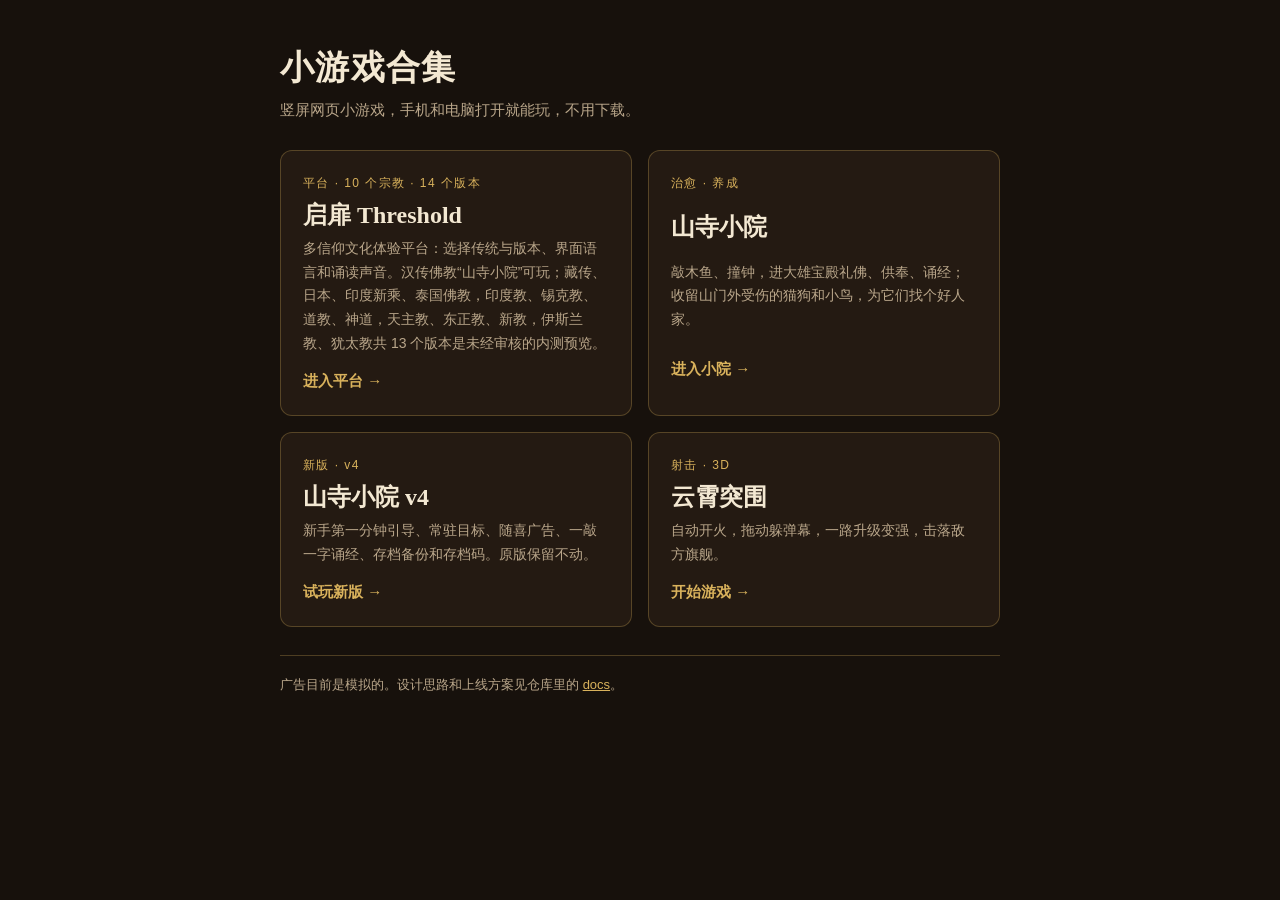
<file: index.html>
<!doctype html>
<html lang="zh-CN">
<head>
<meta charset="utf-8">
<meta name="viewport" content="width=device-width, initial-scale=1">
<title>小游戏合集</title>
<meta name="description" content="两款竖屏网页小游戏：云霄突围、山寺小院。手机和电脑打开就能玩。">
<style>
  :root {
    --bg: #17110c;
    --card: #241a12;
    --line: rgba(217, 178, 92, .28);
    --gold: #d9b25c;
    --text: #f3e8d2;
    --muted: #b9a68a;
    --serif: "Songti SC", "STSong", "Noto Serif SC", "Source Han Serif SC", serif;
    --sans: -apple-system, BlinkMacSystemFont, "PingFang SC", "Microsoft YaHei", sans-serif;
    color-scheme: dark;
  }
  * { box-sizing: border-box; }
  body {
    margin: 0;
    background: var(--bg);
    color: var(--text);
    font: 15px/1.7 var(--sans);
    padding: 48px max(16px, env(safe-area-inset-right, 0px)) 48px max(16px, env(safe-area-inset-left, 0px));
  }
  main { max-width: 720px; margin: 0 auto; display: grid; gap: 28px; }
  h1 { font: 700 34px/1.2 var(--serif); margin: 0; letter-spacing: .04em; text-wrap: balance; }
  .lead { color: var(--muted); margin: 8px 0 0; }
  .games { display: grid; grid-template-columns: repeat(auto-fit, minmax(260px, 1fr)); gap: 16px; }
  a.game {
    display: grid;
    gap: 6px;
    padding: 22px;
    border: 1px solid var(--line);
    border-radius: 12px;
    background: var(--card);
    color: inherit;
    text-decoration: none;
    transition: border-color .2s, transform .2s;
  }
  a.game:hover, a.game:focus-visible { border-color: var(--gold); transform: translateY(-2px); outline: none; }
  .tag { font-size: 12px; letter-spacing: .12em; color: var(--gold); }
  .name { font: 700 24px/1.3 var(--serif); }
  .desc { color: var(--muted); font-size: 14px; }
  .play { margin-top: 6px; color: var(--gold); font-weight: 600; }
  footer { color: var(--muted); font-size: 13px; border-top: 1px solid var(--line); padding-top: 18px; }
  footer a { color: var(--gold); }
  @media (prefers-reduced-motion: reduce) { a.game { transition: none; } }
</style>
</head>
<body>
<main>
  <header>
    <h1>小游戏合集</h1>
    <p class="lead">竖屏网页小游戏，手机和电脑打开就能玩，不用下载。</p>
  </header>
  <section class="games">
    <a class="game" href="threshold/">
      <span class="tag">平台 · 10 个宗教 · 14 个版本</span>
      <span class="name">启扉 Threshold</span>
      <span class="desc">多信仰文化体验平台：选择传统与版本、界面语言和诵读声音。汉传佛教“山寺小院”可玩；藏传、日本、印度新乘、泰国佛教，印度教、锡克教、道教、神道，天主教、东正教、新教，伊斯兰教、犹太教共 13 个版本是未经审核的内测预览。</span>
      <span class="play">进入平台 →</span>
    </a>
    <a class="game" href="temple-yard/">
      <span class="tag">治愈 · 养成</span>
      <span class="name">山寺小院</span>
      <span class="desc">敲木鱼、撞钟，进大雄宝殿礼佛、供奉、诵经；收留山门外受伤的猫狗和小鸟，为它们找个好人家。</span>
      <span class="play">进入小院 →</span>
    </a>
    <a class="game" href="temple-yard-v4/">
      <span class="tag">新版 · v4</span>
      <span class="name">山寺小院 v4</span>
      <span class="desc">新手第一分钟引导、常驻目标、随喜广告、一敲一字诵经、存档备份和存档码。原版保留不动。</span>
      <span class="play">试玩新版 →</span>
    </a>
    <a class="game" href="sky-breakout/">
      <span class="tag">射击 · 3D</span>
      <span class="name">云霄突围</span>
      <span class="desc">自动开火，拖动躲弹幕，一路升级变强，击落敌方旗舰。</span>
      <span class="play">开始游戏 →</span>
    </a>
  </section>
  <footer>
    广告目前是模拟的。设计思路和上线方案见仓库里的 <a href="https://github.com/sunwenpng/mini-games/tree/main/docs">docs</a>。
  </footer>
</main>
</body>
</html>
</file>
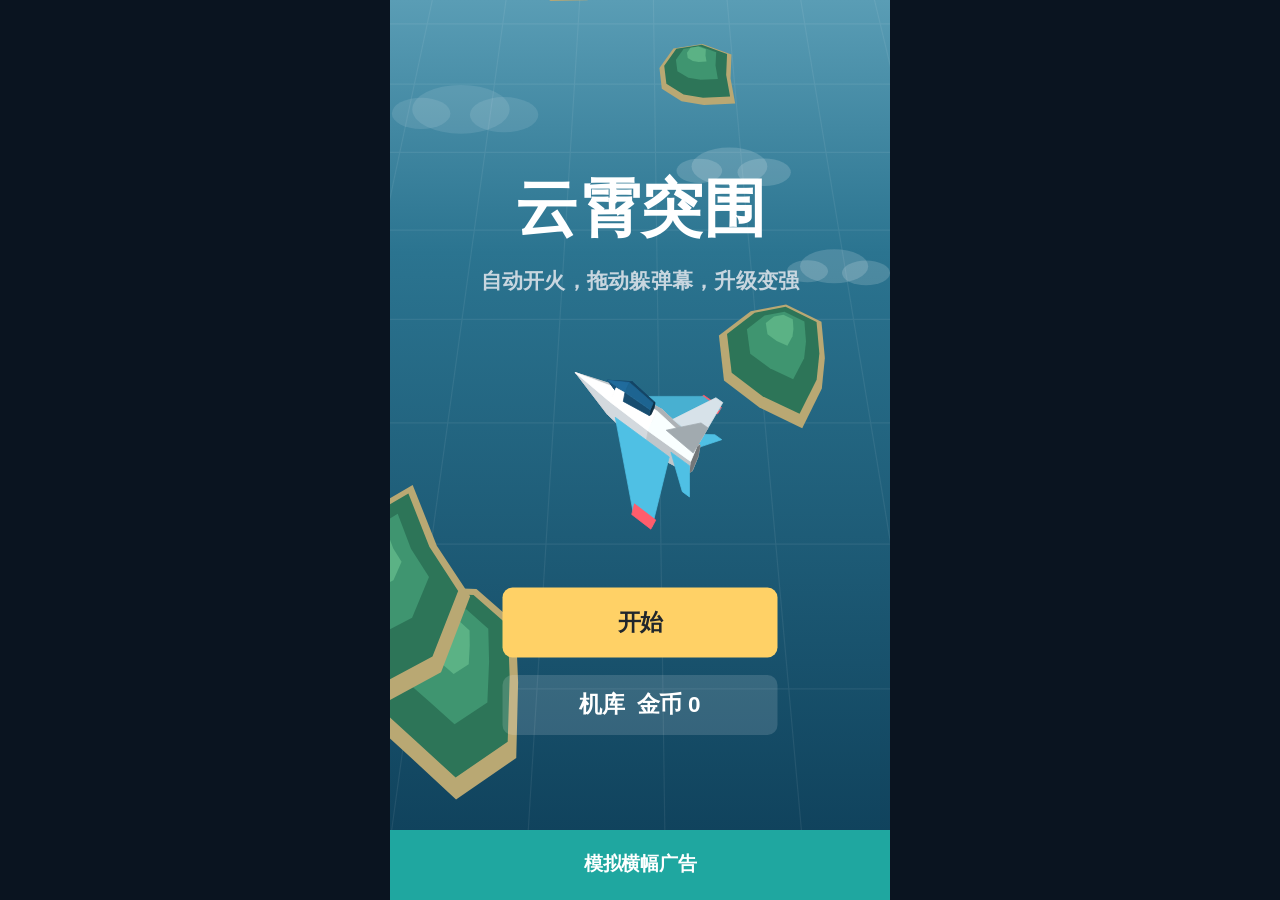
<file: sky-breakout/index.html>
<!doctype html>
<html lang="zh-CN">
<head>
<meta charset="utf-8">
<meta name="viewport" content="width=device-width, initial-scale=1, maximum-scale=1, user-scalable=no">
<meta name="theme-color" content="#0a1420">
<title>云霄突围</title>
<meta name="description" content="竖屏飞机射击小游戏：自动开火，拖动躲弹幕，升级变强。">
<style>
  html, body {
    margin: 0;
    height: 100%;
    overflow: hidden;
    background: #0a1420;
    -webkit-user-select: none;
    user-select: none;
    -webkit-tap-highlight-color: transparent;
    touch-action: none;
  }
  canvas { position: fixed; inset: 0; width: 100%; height: 100%; display: block; }
</style>
</head>
<body>
<canvas id="game"></canvas>
<script src="ad-kit.js"></script>
<script src="render3d.js"></script>
<script src="game.js"></script>
</body>
</html>
</file>
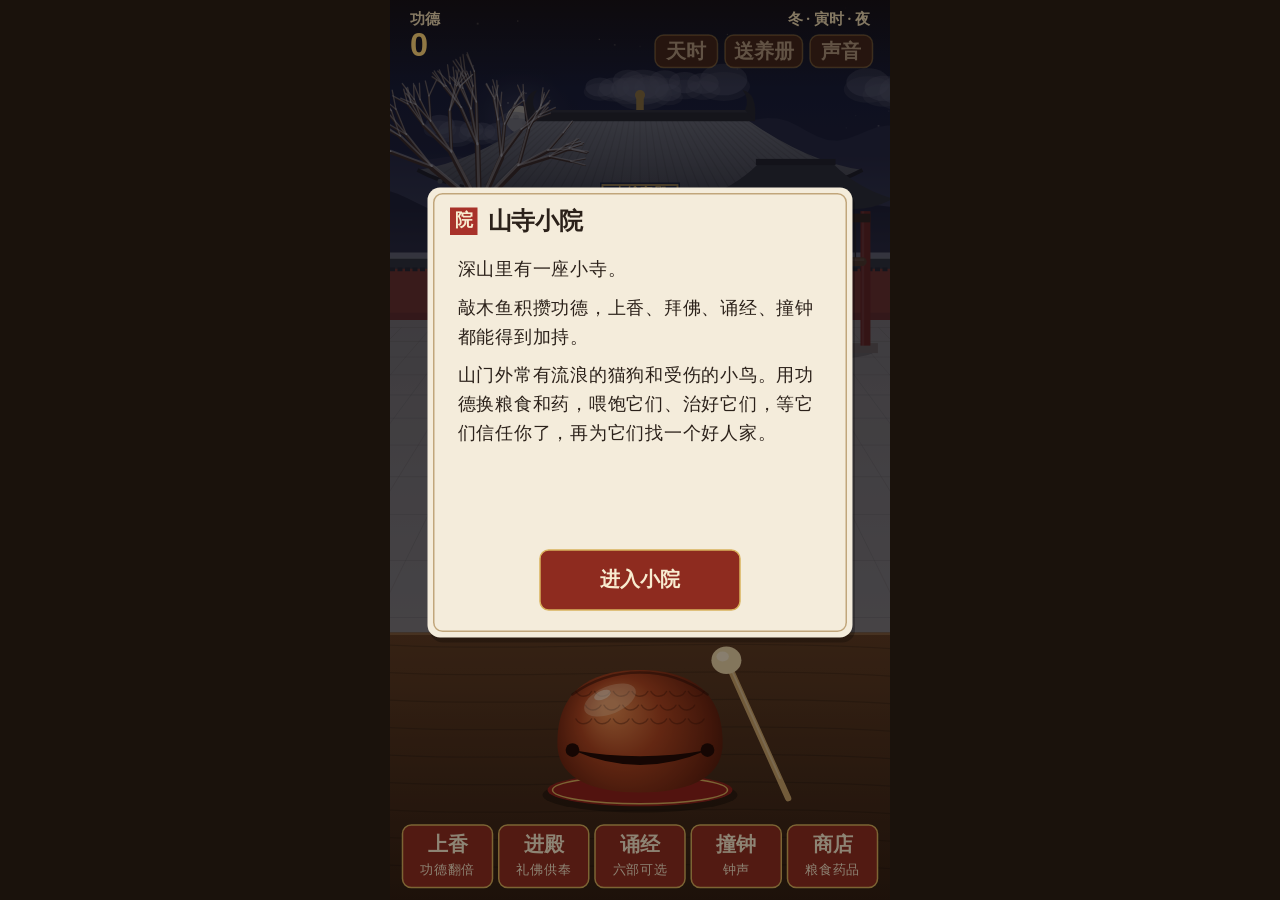
<file: temple-yard-v4/index.html>
<!doctype html>
<html lang="zh-CN">
<head>
<meta charset="utf-8">
<meta name="viewport" content="width=device-width, initial-scale=1, maximum-scale=1, user-scalable=no">
<meta name="theme-color" content="#1a120c">
<title>山寺小院</title>
<meta name="description" content="敲木鱼、上香、拜佛、诵经，收留山门外的流浪小动物。">
<style>
  html, body {
    margin: 0;
    height: 100%;
    overflow: hidden;
    background: #1a120c;
    -webkit-user-select: none;
    user-select: none;
    -webkit-tap-highlight-color: transparent;
    touch-action: none;
  }
  canvas { position: fixed; inset: 0; width: 100%; height: 100%; display: block; }
  textarea { -webkit-user-select: text; user-select: text; touch-action: auto; }
  .sr-only {
    position: absolute;
    width: 1px;
    height: 1px;
    overflow: hidden;
    clip: rect(0 0 0 0);
    white-space: nowrap;
  }
</style>
</head>
<body>
<canvas id="game" role="img" aria-label="山寺小院：庭院与大雄宝殿。空格或回车敲木鱼，M 静音，Esc 关闭，H 查看快捷键。"></canvas>
<div id="sr" class="sr-only" aria-live="polite"></div>
<script src="ad-kit.js?v=4"></script>
<script src="game.js?v=4"></script>
</body>
</html>
</file>
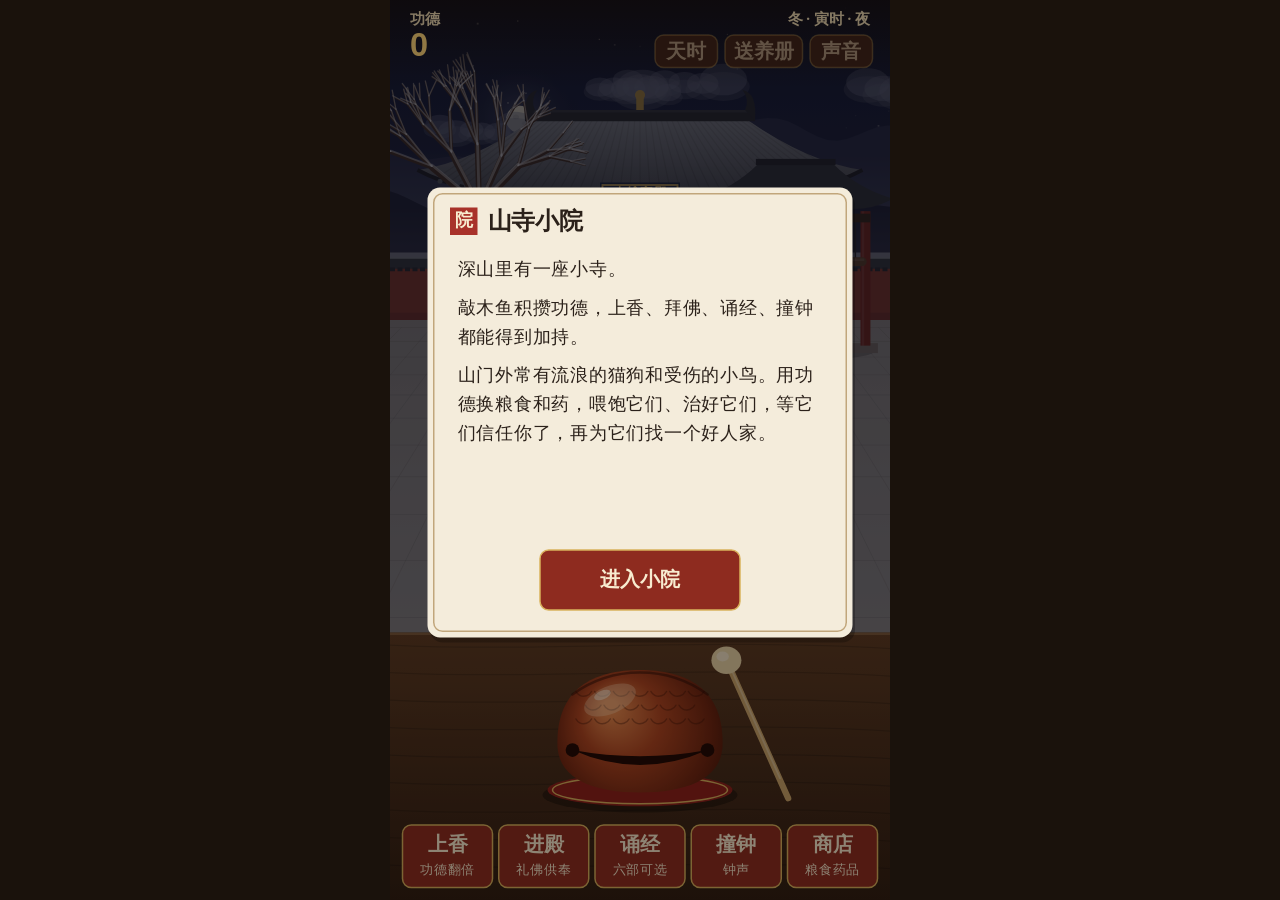
<file: temple-yard/index.html>
<!doctype html>
<html lang="zh-CN">
<head>
<meta charset="utf-8">
<meta name="viewport" content="width=device-width, initial-scale=1, maximum-scale=1, user-scalable=no">
<meta name="theme-color" content="#1a120c">
<title>山寺小院</title>
<meta name="description" content="敲木鱼、上香、拜佛、诵经，收留山门外的流浪小动物。">
<style>
  html, body {
    margin: 0;
    height: 100%;
    overflow: hidden;
    background: #1a120c;
    -webkit-user-select: none;
    user-select: none;
    -webkit-tap-highlight-color: transparent;
    touch-action: none;
  }
  canvas { position: fixed; inset: 0; width: 100%; height: 100%; display: block; }
</style>
</head>
<body>
<canvas id="game"></canvas>
<script src="ad-kit.js?v=3"></script>
<script src="game.js?v=3"></script>
</body>
</html>
</file>
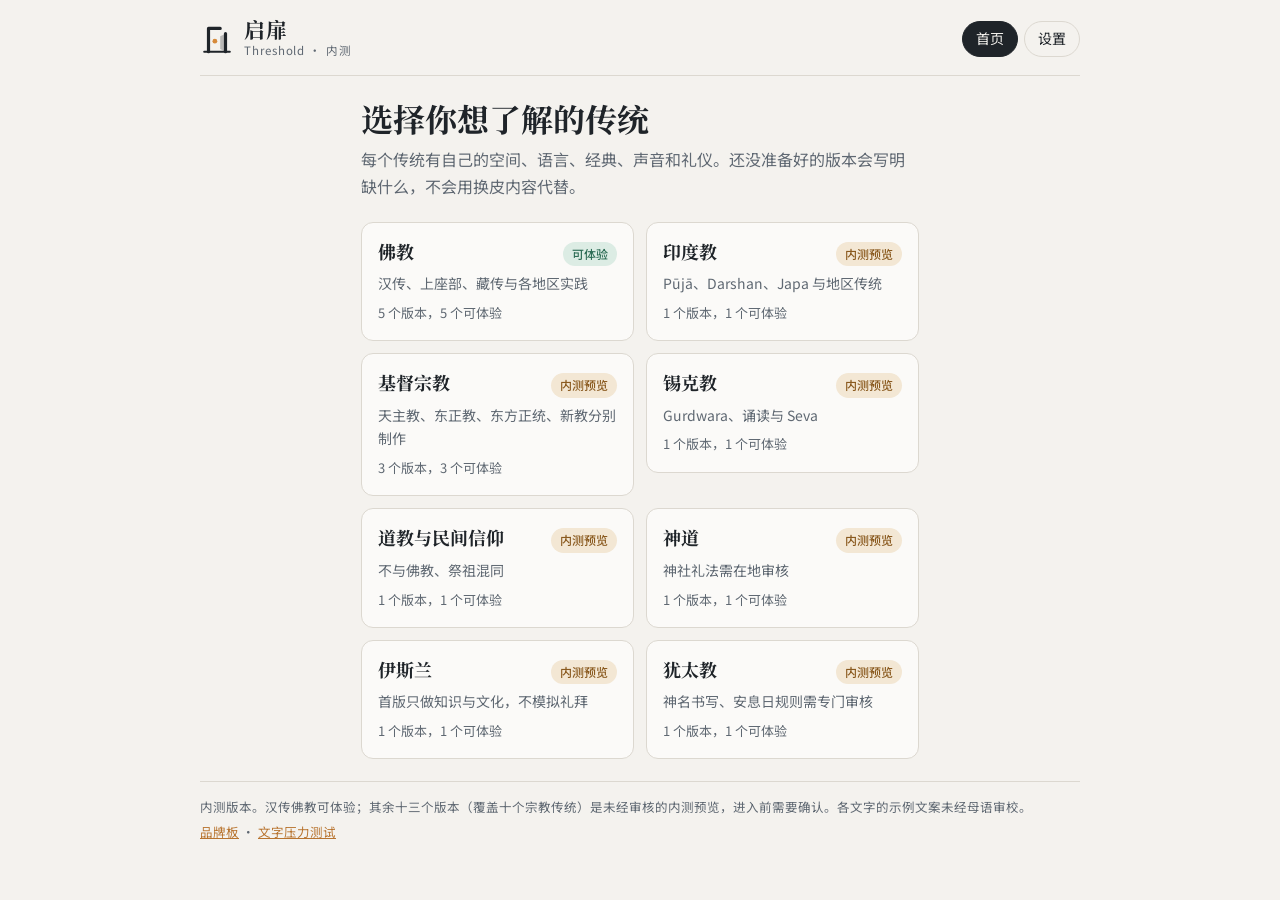
<file: threshold/index.html>
<!doctype html>
<html lang="zh-CN" dir="ltr">
<head>
<meta charset="utf-8">
<meta name="viewport" content="width=device-width, initial-scale=1, viewport-fit=cover">
<meta name="theme-color" content="#f4f2ee">
<title>Threshold</title>
<link rel="icon" href="brand/logo-a.svg" type="image/svg+xml">
<link rel="apple-touch-icon" href="brand/apple-touch-icon.png">
<link rel="manifest" href="manifest.webmanifest">
<link rel="preconnect" href="https://fonts.googleapis.com">
<!-- 网络字体不阻塞首屏：在中国大陆 fonts.googleapis.com 常常打不开，阻塞式加载会让页面白屏到超时。打不开时用系统字体。 -->
<link rel="stylesheet" href="https://fonts.googleapis.com/css2?family=Noto+Naskh+Arabic:wght@400;600&family=Noto+Sans+Devanagari:wght@400;600&family=Noto+Sans+Hebrew:wght@400;600&family=Noto+Sans+SC:wght@400;500;700&family=Noto+Sans+Thai:wght@400;600&family=Noto+Serif+SC:wght@600;700&display=swap" media="print" onload="this.media='all'">
<noscript><link rel="stylesheet" href="https://fonts.googleapis.com/css2?family=Noto+Naskh+Arabic:wght@400;600&family=Noto+Sans+Devanagari:wght@400;600&family=Noto+Sans+Hebrew:wght@400;600&family=Noto+Sans+SC:wght@400;500;700&family=Noto+Sans+Thai:wght@400;600&family=Noto+Serif+SC:wght@600;700&display=swap"></noscript>
<link rel="stylesheet" href="styles.css?v=5">
</head>
<body>
<svg width="0" height="0" class="defs" aria-hidden="true" focusable="false">
  <defs>
    <symbol id="logo-a" viewBox="0 0 64 64">
      <path d="M8 56 H56" stroke="currentColor" stroke-width="4" stroke-linecap="round" fill="none"/>
      <path d="M16 56 V12 H38" stroke="currentColor" stroke-width="6" stroke-linecap="round" stroke-linejoin="round" fill="none"/>
      <path d="M48 56 V22" stroke="currentColor" stroke-width="6" stroke-linecap="round" fill="none"/>
      <path d="M48 22 L38 27 V51 L48 56 Z" fill="currentColor" opacity=".28"/>
      <circle cx="28" cy="36" r="4.5" fill="#d68a3a" style="fill: var(--logo-light, #d68a3a)"/>
    </symbol>
    <symbol id="logo-b" viewBox="0 0 64 64">
      <g stroke="currentColor" stroke-width="6" stroke-linecap="round" fill="none">
        <path d="M14 26 A20 20 0 0 1 26 14"/>
        <path d="M38 14 A20 20 0 0 1 50 26"/>
        <path d="M50 38 A20 20 0 0 1 38 50"/>
        <path d="M26 50 A20 20 0 0 1 14 38"/>
      </g>
      <circle cx="32" cy="32" r="5" fill="#d68a3a" style="fill: var(--logo-light, #d68a3a)"/>
    </symbol>
    <symbol id="logo-c" viewBox="0 0 64 64">
      <path d="M8 42 H56" stroke="currentColor" stroke-width="6" stroke-linecap="round"/>
      <path d="M18 50 H46" stroke="currentColor" stroke-width="4" stroke-linecap="round" opacity=".45"/>
      <circle cx="32" cy="29" r="6" fill="#d68a3a" style="fill: var(--logo-light, #d68a3a)"/>
    </symbol>
  </defs>
</svg>

<div class="page">
  <header class="bar">
    <a id="brand-link" class="brand" href="#view=home">
      <svg class="mark" width="34" height="34" viewBox="0 0 64 64" aria-hidden="true" focusable="false"><use href="#logo-a"></use></svg>
      <span><b id="brand-name"></b><small id="brand-sub"></small></span>
    </a>
    <nav id="nav"></nav>
  </header>
  <main id="main" class="wrap"></main>
  <footer id="footer"></footer>
</div>
<div id="toast" class="toast" role="status" hidden></div>
<div id="sr" class="sr-only" aria-live="polite"></div>

<script src="locales/zh-CN.js?v=5"></script>
<script src="locales/zh-TW.js?v=5"></script>
<script src="locales/en.js?v=5"></script>
<script src="data/registry.js?v=5"></script>
<script src="data/script-samples.js?v=5"></script>
<script src="traditions/buddhism.han/pack.js?v=5"></script>
<script src="traditions/buddhism.han/content.js?v=5"></script>
<script src="traditions/buddhism.theravada.th/pack.js?v=5"></script>
<script src="traditions/buddhism.theravada.th/content.js?v=5"></script>
<script src="traditions/sikhism.gurdwara/pack.js?v=5"></script>
<script src="traditions/sikhism.gurdwara/content.js?v=5"></script>
<script src="traditions/buddhism.tibetan/pack.js?v=5"></script>
<script src="traditions/buddhism.tibetan/content.js?v=5"></script>
<script src="traditions/buddhism.japan/pack.js?v=5"></script>
<script src="traditions/buddhism.japan/content.js?v=5"></script>
<script src="traditions/buddhism.india.navayana/pack.js?v=5"></script>
<script src="traditions/buddhism.india.navayana/content.js?v=5"></script>
<script src="traditions/hinduism.ghat/pack.js?v=5"></script>
<script src="traditions/hinduism.ghat/content.js?v=5"></script>
<script src="traditions/daoism.mountain/pack.js?v=5"></script>
<script src="traditions/daoism.mountain/content.js?v=5"></script>
<script src="traditions/shinto.shrine/pack.js?v=5"></script>
<script src="traditions/shinto.shrine/content.js?v=5"></script>
<script src="traditions/christianity.catholic/pack.js?v=5"></script>
<script src="traditions/christianity.catholic/content.js?v=5"></script>
<script src="traditions/christianity.orthodox/pack.js?v=5"></script>
<script src="traditions/christianity.orthodox/content.js?v=5"></script>
<script src="traditions/christianity.protestant/pack.js?v=5"></script>
<script src="traditions/christianity.protestant/content.js?v=5"></script>
<script src="traditions/islam.mosque/pack.js?v=5"></script>
<script src="traditions/islam.mosque/content.js?v=5"></script>
<script src="traditions/judaism.shabbat/pack.js?v=5"></script>
<script src="traditions/judaism.shabbat/content.js?v=5"></script>
<script src="core/i18n.js?v=5"></script>
<script src="core/save.js?v=5"></script>
<script src="core/rights.js?v=5"></script>
<script src="core/calendar.js?v=5"></script>
<script src="core/app.js?v=5"></script>
<script>Threshold.app.init();
if ('serviceWorker' in navigator && location.protocol === 'https:') navigator.serviceWorker.register('sw.js').catch(function () {});</script>
</body>
</html>
</file>
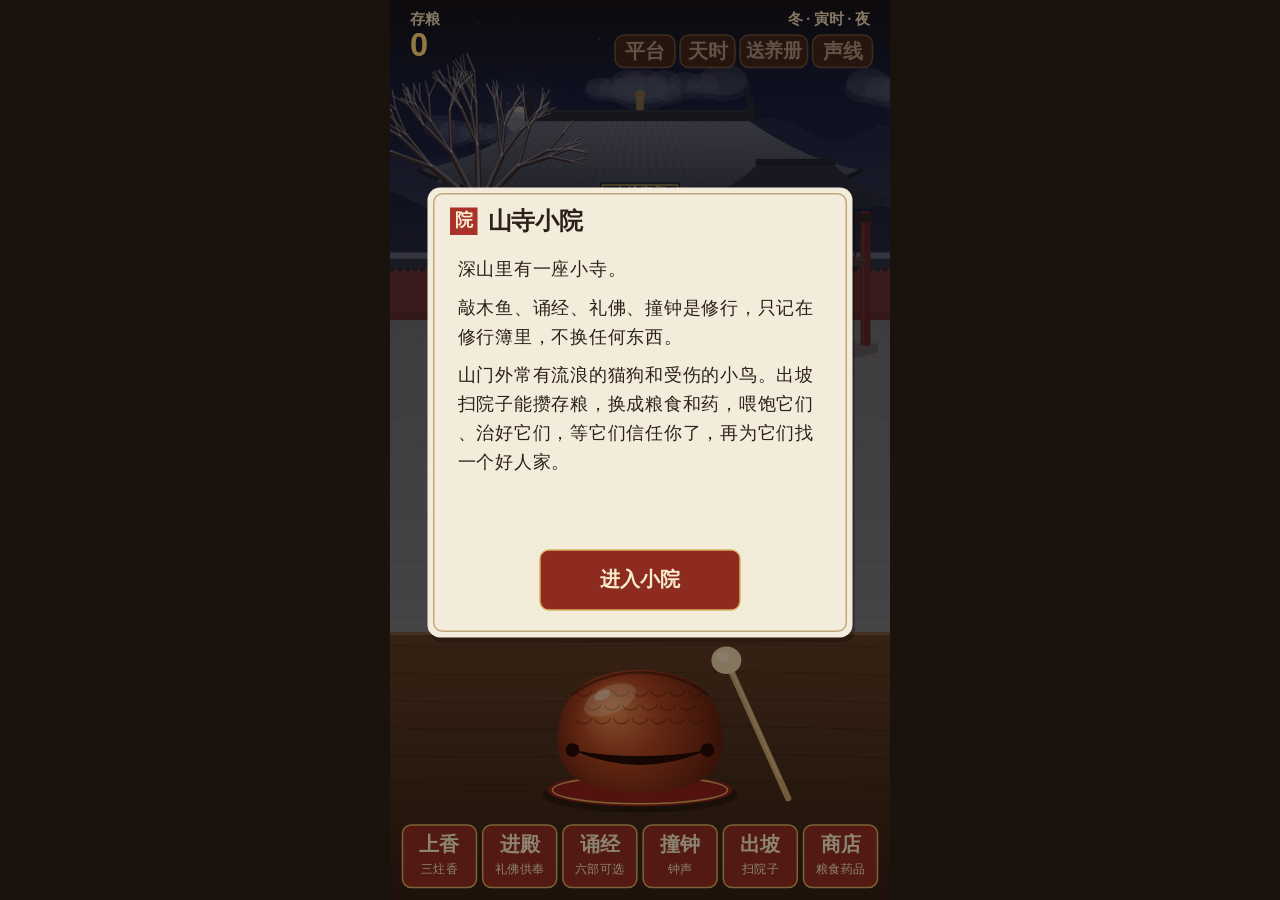
<file: threshold/traditions/buddhism.han/game-v2/index.html>
<!doctype html>
<html lang="zh-CN">
<head>
<meta charset="utf-8">
<meta name="viewport" content="width=device-width, initial-scale=1, maximum-scale=1, user-scalable=no">
<meta name="theme-color" content="#1a120c">
<title>山寺小院</title>
<meta name="description" content="启扉平台的汉传佛教版本：礼佛、诵经、寺院日常与动物救助。">
<style>
  html, body {
    margin: 0;
    height: 100%;
    overflow: hidden;
    background: #1a120c;
    -webkit-user-select: none;
    user-select: none;
    -webkit-tap-highlight-color: transparent;
    touch-action: none;
  }
  canvas { position: fixed; inset: 0; width: 100%; height: 100%; display: block; }
  .sr-only {
    position: fixed;
    width: 1px;
    height: 1px;
    padding: 0;
    margin: -1px;
    overflow: hidden;
    clip: rect(0, 0, 0, 0);
    white-space: nowrap;
    border: 0;
  }
</style>
<link rel="stylesheet" href="../../../core/hall/hallview.css?v=11">
</head>
<body>
<canvas id="game" role="img" aria-label="山寺小院，启扉平台的汉传佛教版本。空格或回车敲木鱼，M 键静音，Esc 关闭弹窗。"></canvas>
<div id="sr" class="sr-only" aria-live="polite" aria-atomic="true"></div>
<script src="../../../core/calendar.js?v=11"></script>
<script src="../pack.js?v=11"></script>
<script src="ad-kit.js?v=11"></script>
<script src="i18n-en.js?v=11"></script>
<script src="i18n-zh-TW.js?v=11"></script>
<script src="../../../core/hall/hallview.js?v=12"></script>
<script src="../../../core/hall/toon.js?v=12"></script>
<script src="../hall.js?v=11"></script>
<script src="game.js?v=12"></script>
</body>
</html>
</file>
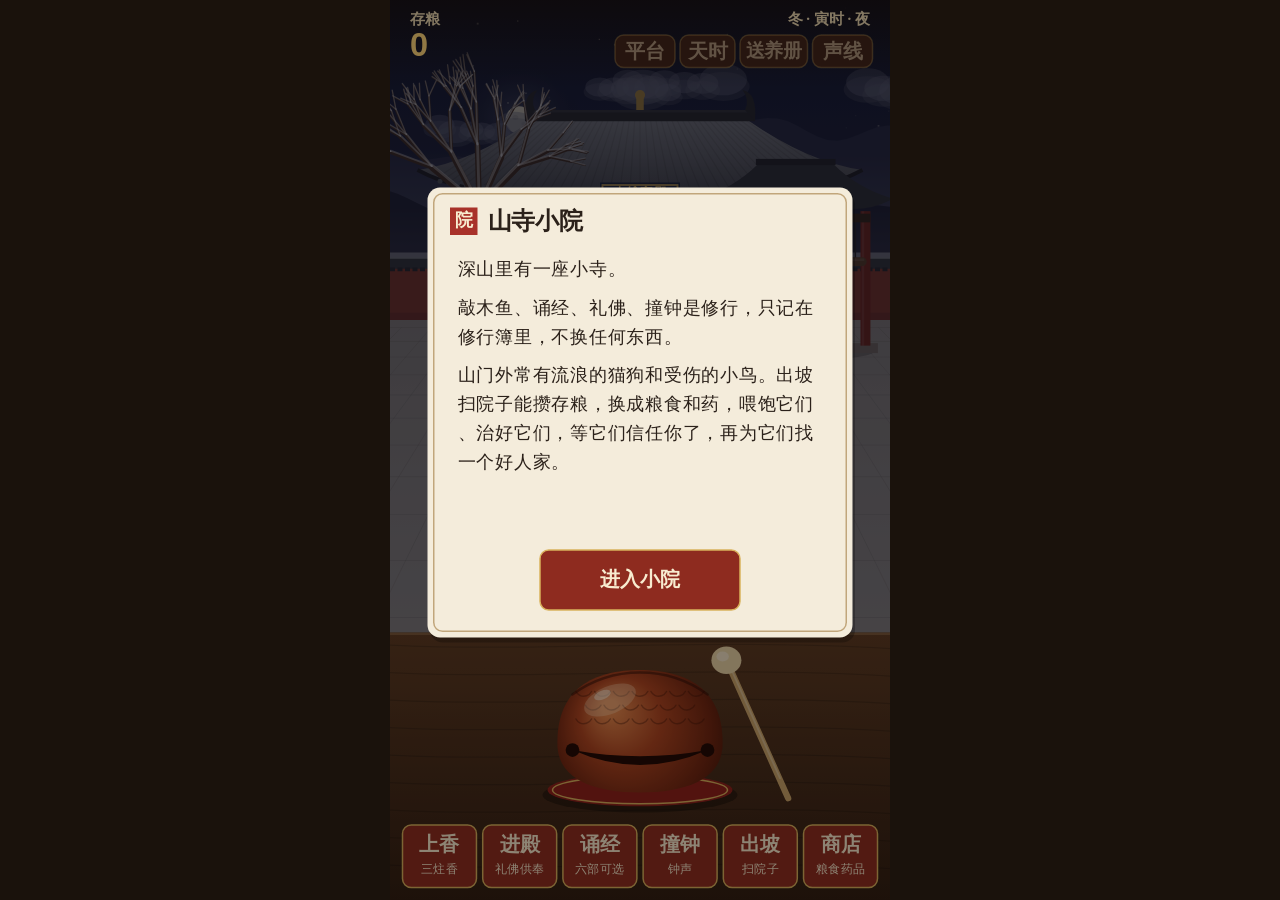
<file: threshold/traditions/buddhism.han/game/index.html>
<!doctype html>
<html lang="zh-CN">
<head>
<meta charset="utf-8">
<meta name="viewport" content="width=device-width, initial-scale=1, maximum-scale=1, user-scalable=no">
<meta name="theme-color" content="#1a120c">
<title>山寺小院</title>
<meta name="description" content="启扉平台的汉传佛教版本：礼佛、诵经、寺院日常与动物救助。">
<style>
  html, body {
    margin: 0;
    height: 100%;
    overflow: hidden;
    background: #1a120c;
    -webkit-user-select: none;
    user-select: none;
    -webkit-tap-highlight-color: transparent;
    touch-action: none;
  }
  canvas { position: fixed; inset: 0; width: 100%; height: 100%; display: block; }
  .sr-only {
    position: fixed;
    width: 1px;
    height: 1px;
    padding: 0;
    margin: -1px;
    overflow: hidden;
    clip: rect(0, 0, 0, 0);
    white-space: nowrap;
    border: 0;
  }
</style>
</head>
<body>
<canvas id="game" role="img" aria-label="山寺小院，启扉平台的汉传佛教版本。空格或回车敲木鱼，M 键静音，Esc 关闭弹窗。"></canvas>
<div id="sr" class="sr-only" aria-live="polite" aria-atomic="true"></div>
<script src="../../../core/calendar.js?v=8"></script>
<script src="../pack.js?v=8"></script>
<script src="ad-kit.js?v=8"></script>
<script src="i18n-en.js?v=8"></script>
<script src="i18n-zh-TW.js?v=8"></script>
<script src="game.js?v=8"></script>
</body>
</html>
</file>
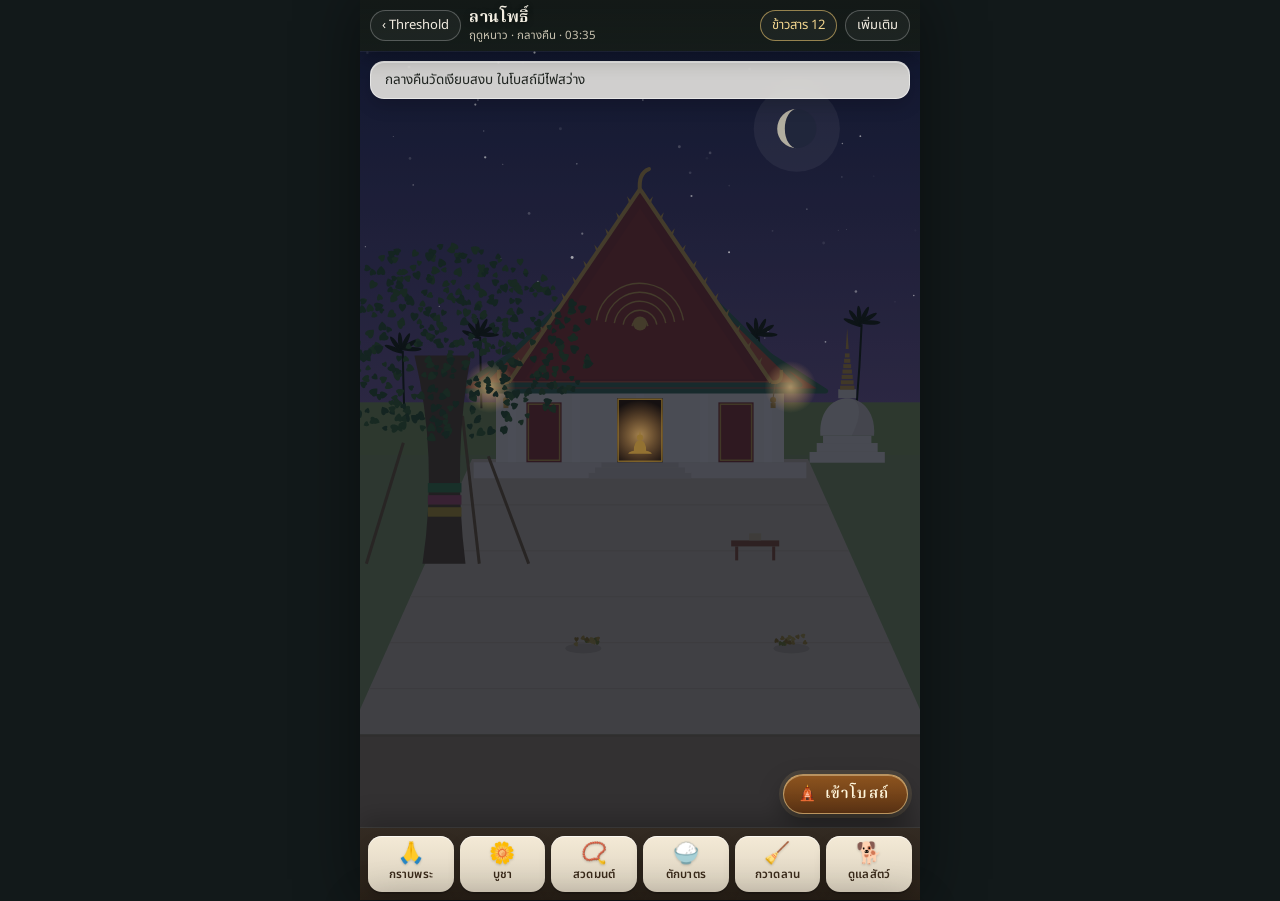
<file: threshold/traditions/buddhism.theravada.th/game-v2/index.html>
<!doctype html>
<html lang="th">
<head>
<meta charset="utf-8">
<meta name="viewport" content="width=device-width, initial-scale=1, viewport-fit=cover">
<meta name="theme-color" content="#1d2a26">
<meta name="description" content="Threshold · Thai Theravada Buddhism (unreviewed preview): morning alms, Pali chanting, observance days and temple dogs and cats.">
<title>ลานโพธิ์</title>
<link rel="icon" href="../../../brand/logo-a.svg" type="image/svg+xml">
<link rel="manifest" href="../../../manifest.webmanifest">
<link rel="preconnect" href="https://fonts.googleapis.com">
<!-- 网络字体不阻塞首屏：在中国大陆 fonts.googleapis.com 常常打不开，阻塞式加载会让页面白屏到超时。打不开时用系统字体。 -->
<link rel="stylesheet" href="https://fonts.googleapis.com/css2?family=Noto+Sans+Thai:wght@400;600&family=Noto+Serif+Thai:wght@500;700&family=Noto+Sans+SC:wght@400;600&display=swap" media="print" onload="this.media='all'">
<noscript><link rel="stylesheet" href="https://fonts.googleapis.com/css2?family=Noto+Sans+Thai:wght@400;600&family=Noto+Serif+Thai:wght@500;700&family=Noto+Sans+SC:wght@400;600&display=swap"></noscript>
<link rel="stylesheet" href="game.css?v=4">
<link rel="stylesheet" href="../../../core/courtyard2/courtyard2.css?v=4">
<link rel="stylesheet" href="../../../core/hall/hallview.css?v=5">
</head>
<body>
<div class="app">
  <header class="hud">
    <a id="platform" class="pill" href="../../../index.html">‹</a>
    <div class="mid"><b id="title"></b><span id="chip"></span></div>
    <span id="rice" class="pill rice" aria-live="off"></span>
    <button type="button" id="more" class="pill"></button>
  </header>
  <div class="stage">
    <canvas id="scene" role="img"></canvas>
    <p id="hint" class="hint"></p>
  </div>
  <nav class="bar">
    <button type="button" data-open="krap"><span class="ico" aria-hidden="true">🙏</span><span class="lbl"></span></button>
    <button type="button" data-open="offer"><span class="ico" aria-hidden="true">🌼</span><span class="lbl"></span></button>
    <button type="button" data-open="chant"><span class="ico" aria-hidden="true">📿</span><span class="lbl"></span></button>
    <button type="button" data-open="alms"><span class="ico" aria-hidden="true">🍚</span><span class="lbl"></span></button>
    <button type="button" data-open="sweep"><span class="ico" aria-hidden="true">🧹</span><span class="lbl"></span></button>
    <button type="button" data-open="care"><span class="ico" aria-hidden="true">🐕</span><span class="lbl"></span></button>
  </nav>
</div>
<div id="veil" class="veil" hidden></div>
<section id="sheet" class="sheet" role="dialog" aria-modal="true" hidden></section>
<div id="toast" class="toast" role="status" hidden></div>
<div id="sr" class="sr-only" aria-live="polite"></div>

<script src="../../../core/calendar.js?v=4"></script>
<script src="../pack.js?v=4"></script>
<script src="../content.js?v=4"></script>
<script src="i18n.js?v=4"></script>
<script src="scene.js?v=4"></script>
<script src="game.js?v=4"></script>
<script src="../../../core/hall/hallview.js?v=5"></script>
<script src="../../../core/hall/toon.js?v=5"></script>
<script src="../../../core/hall/toon2.js?v=5"></script>
<script src="../../../core/hall/rite.js?v=5"></script>
<script src="../../../core/hall/rite2.js?v=5"></script>
<script src="../hall.js?v=5"></script>
<script>TH.boot();</script>
<script src="hall-bridge.js?v=5"></script>
</body>
</html>
</file>
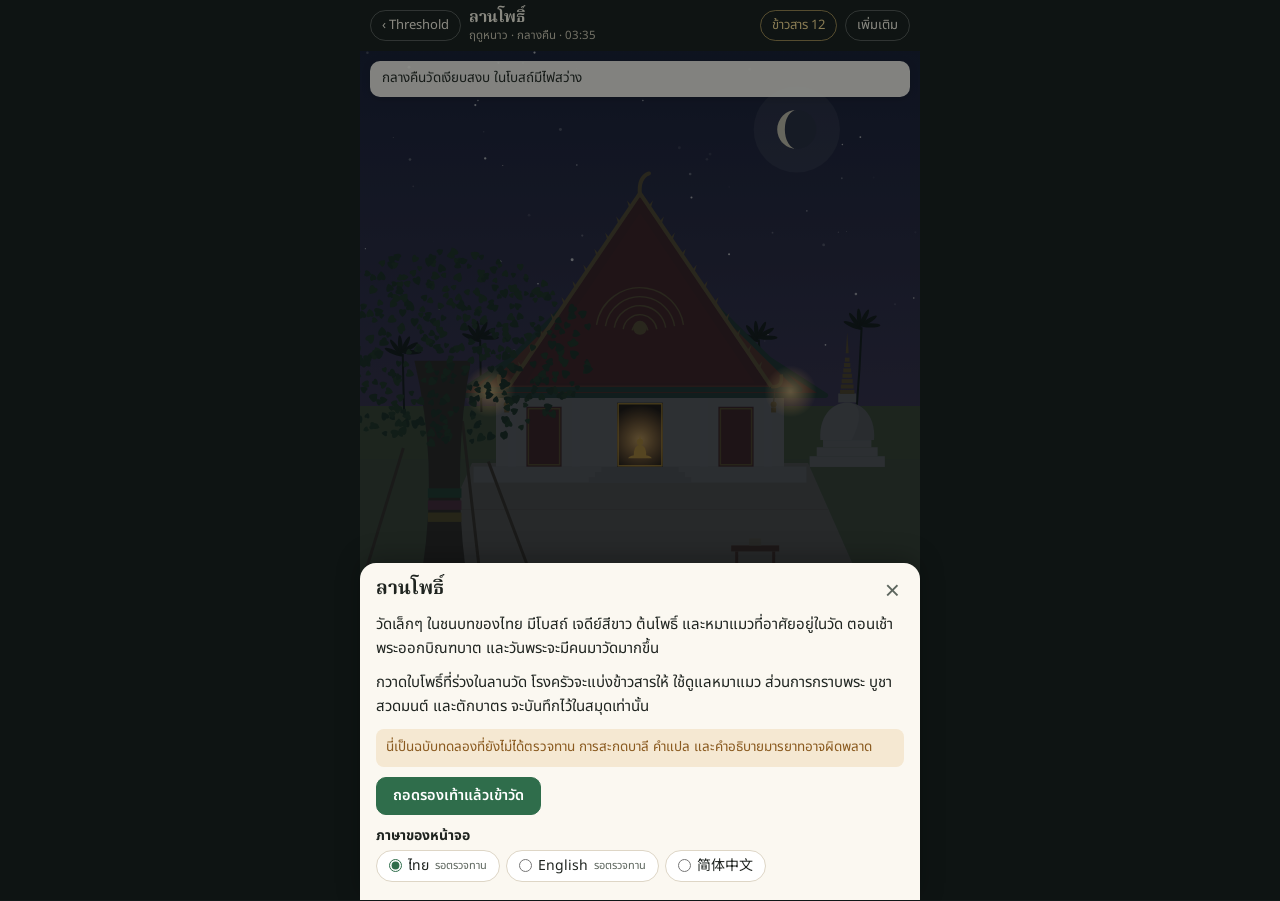
<file: threshold/traditions/buddhism.theravada.th/game/index.html>
<!doctype html>
<html lang="th">
<head>
<meta charset="utf-8">
<meta name="viewport" content="width=device-width, initial-scale=1, viewport-fit=cover">
<meta name="theme-color" content="#1d2a26">
<meta name="description" content="Threshold · Thai Theravada Buddhism (unreviewed preview): morning alms, Pali chanting, observance days and temple dogs and cats.">
<title>ลานโพธิ์</title>
<link rel="icon" href="../../../brand/logo-a.svg" type="image/svg+xml">
<link rel="manifest" href="../../../manifest.webmanifest">
<link rel="preconnect" href="https://fonts.googleapis.com">
<!-- 网络字体不阻塞首屏：在中国大陆 fonts.googleapis.com 常常打不开，阻塞式加载会让页面白屏到超时。打不开时用系统字体。 -->
<link rel="stylesheet" href="https://fonts.googleapis.com/css2?family=Noto+Sans+Thai:wght@400;600&family=Noto+Serif+Thai:wght@500;700&family=Noto+Sans+SC:wght@400;600&display=swap" media="print" onload="this.media='all'">
<noscript><link rel="stylesheet" href="https://fonts.googleapis.com/css2?family=Noto+Sans+Thai:wght@400;600&family=Noto+Serif+Thai:wght@500;700&family=Noto+Sans+SC:wght@400;600&display=swap"></noscript>
<link rel="stylesheet" href="game.css?v=2">
</head>
<body>
<div class="app">
  <header class="hud">
    <a id="platform" class="pill" href="../../../index.html">‹</a>
    <div class="mid"><b id="title"></b><span id="chip"></span></div>
    <span id="rice" class="pill rice" aria-live="off"></span>
    <button type="button" id="more" class="pill"></button>
  </header>
  <div class="stage">
    <canvas id="scene" role="img"></canvas>
    <p id="hint" class="hint"></p>
  </div>
  <nav class="bar">
    <button type="button" data-open="krap"><span class="ico" aria-hidden="true">🙏</span><span class="lbl"></span></button>
    <button type="button" data-open="offer"><span class="ico" aria-hidden="true">🌼</span><span class="lbl"></span></button>
    <button type="button" data-open="chant"><span class="ico" aria-hidden="true">📿</span><span class="lbl"></span></button>
    <button type="button" data-open="alms"><span class="ico" aria-hidden="true">🍚</span><span class="lbl"></span></button>
    <button type="button" data-open="sweep"><span class="ico" aria-hidden="true">🧹</span><span class="lbl"></span></button>
    <button type="button" data-open="care"><span class="ico" aria-hidden="true">🐕</span><span class="lbl"></span></button>
  </nav>
</div>
<div id="veil" class="veil" hidden></div>
<section id="sheet" class="sheet" role="dialog" aria-modal="true" hidden></section>
<div id="toast" class="toast" role="status" hidden></div>
<div id="sr" class="sr-only" aria-live="polite"></div>

<script src="../../../core/calendar.js?v=2"></script>
<script src="../pack.js?v=2"></script>
<script src="../content.js?v=2"></script>
<script src="i18n.js?v=2"></script>
<script src="scene.js?v=2"></script>
<script src="game.js?v=2"></script>
<script>TH.boot();</script>
</body>
</html>
</file>
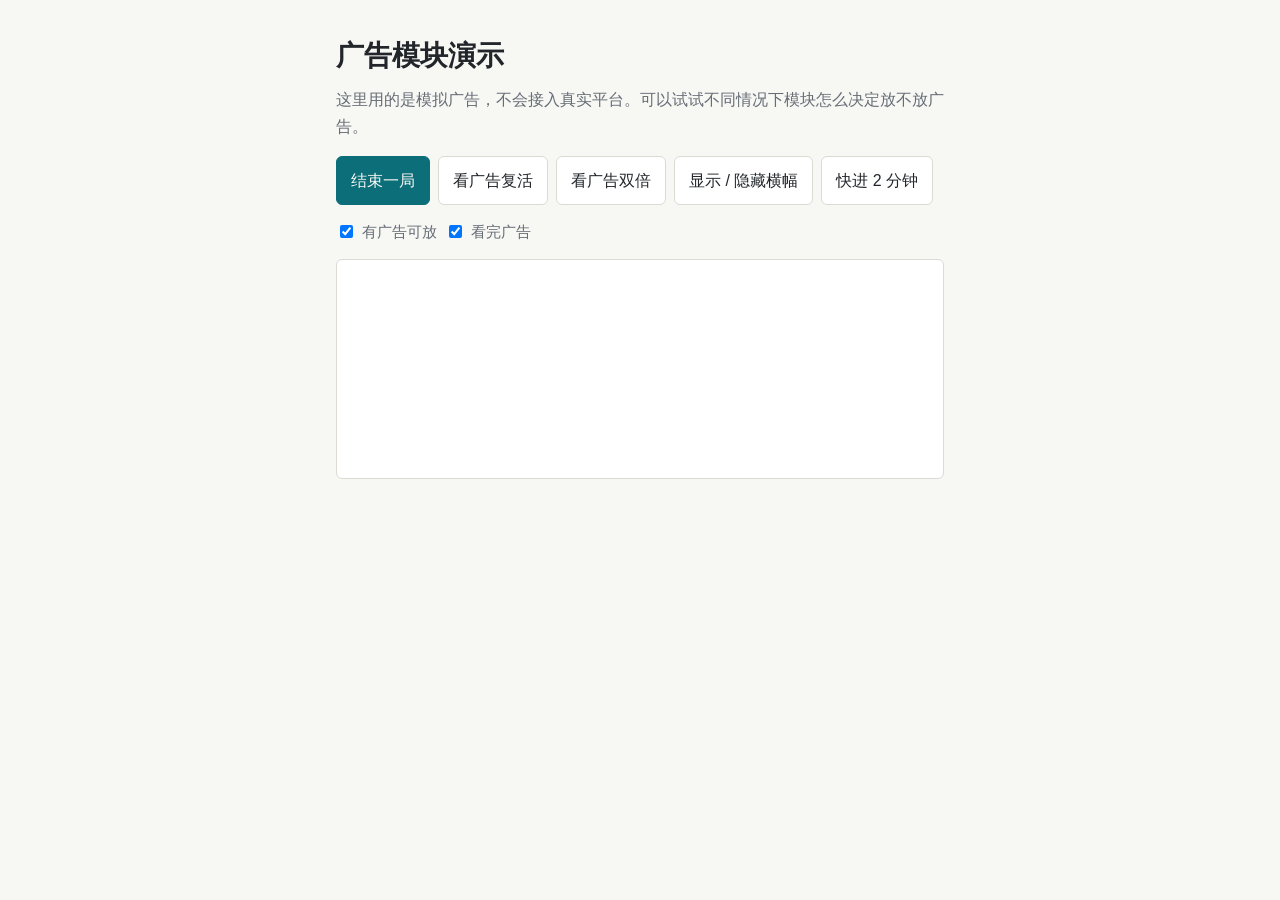
<file: ad-kit/demo.html>
<!doctype html>
<html lang="zh-CN">
<head>
<meta charset="utf-8">
<meta name="viewport" content="width=device-width, initial-scale=1">
<title>广告模块演示</title>
<style>
  :root { color-scheme: light dark; --bg: #f7f7f4; --ink: #22262b; --muted: #666d75; --line: #dcdad3; --panel: #fff; --accent: #0b6e78; }
  @media (prefers-color-scheme: dark) {
    :root { --bg: #15181b; --ink: #e8e9e6; --muted: #a1a7ad; --line: #33393f; --panel: #1d2125; --accent: #5cc3cd; }
  }
  * { box-sizing: border-box; }
  body { margin: 0; background: var(--bg); color: var(--ink); font: 16px/1.7 -apple-system, "PingFang SC", "Microsoft YaHei", sans-serif; }
  main { max-width: 640px; margin: 0 auto; padding: 32px 16px 96px; }
  h1 { font-size: 28px; margin: 0 0 6px; }
  p { margin: 0 0 16px; color: var(--muted); }
  .row { display: flex; flex-wrap: wrap; gap: 8px; margin-bottom: 14px; }
  button { padding: 10px 14px; border: 1px solid var(--line); border-radius: 6px; background: var(--panel); color: var(--ink); font: inherit; cursor: pointer; }
  button.main { background: var(--accent); border-color: var(--accent); color: var(--bg); }
  label { display: flex; gap: 6px; align-items: center; color: var(--muted); font-size: 15px; }
  #log { margin: 0; padding: 12px; min-height: 220px; max-height: 340px; overflow: auto; list-style: none; border: 1px solid var(--line); border-radius: 6px; background: var(--panel); font-size: 14px; }
  #log li { padding: 2px 0; }
  #fake { position: fixed; inset: 0; display: none; align-items: center; justify-content: center; flex-direction: column; gap: 12px; background: rgba(0, 0, 0, .86); color: #fff; }
  #fake.on { display: flex; }
  #banner { position: fixed; left: 0; right: 0; bottom: 0; display: none; padding: 14px; text-align: center; background: var(--accent); color: var(--bg); }
  #banner.on { display: block; }
</style>
</head>
<body>
<main>
  <h1>广告模块演示</h1>
  <p>这里用的是模拟广告，不会接入真实平台。可以试试不同情况下模块怎么决定放不放广告。</p>
  <div class="row">
    <button class="main" id="end">结束一局</button>
    <button id="revive">看广告复活</button>
    <button id="double">看广告双倍</button>
    <button id="bannerBtn">显示 / 隐藏横幅</button>
    <button id="skip60">快进 2 分钟</button>
  </div>
  <div class="row">
    <label><input type="checkbox" id="fill" checked> 有广告可放</label>
    <label><input type="checkbox" id="finish" checked> 看完广告</label>
  </div>
  <ol id="log"></ol>
</main>
<div id="fake"><strong>模拟广告</strong><span id="count"></span></div>
<div id="banner">模拟横幅广告</div>

<script src="ad-kit.js"></script>
<script>
  const $ = id => document.getElementById(id);
  const REASONS = {
    too_early: '新玩家保护期，先不打扰',
    not_this_round: '这一局不轮到',
    cooldown: '距离上次太近',
    daily_cap: '今天已到上限',
    session_cap: '本次游戏已到上限',
    busy: '另一个广告正在播放',
    no_fill: '平台暂时没有广告',
    not_finished: '没看完，不发奖',
  };
  const log = text => {
    const li = document.createElement('li');
    li.textContent = text;
    $('log').prepend(li);
  };

  function play(result) {
    return new Promise(resolve => {
      if (!$('fill').checked) return resolve({ ok: false, reason: 'no_fill' });
      let left = 2;
      $('fake').classList.add('on');
      $('count').textContent = left + ' 秒';
      const timer = setInterval(() => {
        left -= 1;
        $('count').textContent = left + ' 秒';
        if (left > 0) return;
        clearInterval(timer);
        $('fake').classList.remove('on');
        resolve(result());
      }, 1000);
    });
  }

  const provider = {
    name: 'demo',
    showRewarded: () => play(() => ({ ok: true, completed: $('finish').checked })),
    showInterstitial: () => play(() => ({ ok: true })),
    showBanner: () => {
      if (!$('fill').checked) return Promise.resolve({ ok: false, reason: 'no_fill' });
      $('banner').classList.add('on');
      return Promise.resolve({ ok: true });
    },
    hideBanner: () => $('banner').classList.remove('on'),
  };

  let offset = 0;
  const ads = AdKit.create({
    provider,
    placements: AdKit.recommendedPlacements({ rewarded: 'demo-r', interstitial: 'demo-i', banner: 'demo-b' }),
    now: () => Date.now() + offset,
  });

  const why = reason => REASONS[reason] || reason;
  let round = 0;
  $('end').onclick = async () => {
    round += 1;
    ads.noteRound();
    const r = await ads.showInterstitial('round_end');
    log('第 ' + round + ' 局结束：' + (r.shown ? '放了插屏' : '不放插屏（' + why(r.reason) + '）'));
  };
  const reward = (name, text) => async () => {
    const r = await ads.showRewarded(name);
    log(r.rewarded ? '已发奖：' + text : '没有发奖（' + why(r.reason) + '）');
  };
  $('revive').onclick = reward('revive', '复活');
  $('double').onclick = reward('double_score', '分数翻倍');
  $('bannerBtn').onclick = async () => {
    if ($('banner').classList.contains('on')) {
      ads.hideBanner('menu_banner');
      log('横幅已隐藏');
    } else {
      const r = await ads.showBanner('menu_banner');
      log(r.shown ? '横幅已显示' : '横幅没显示（' + why(r.reason) + '）');
    }
  };
  $('skip60').onclick = () => {
    offset += 120000;
    log('已快进 2 分钟');
  };
</script>
</body>
</html>
</file>
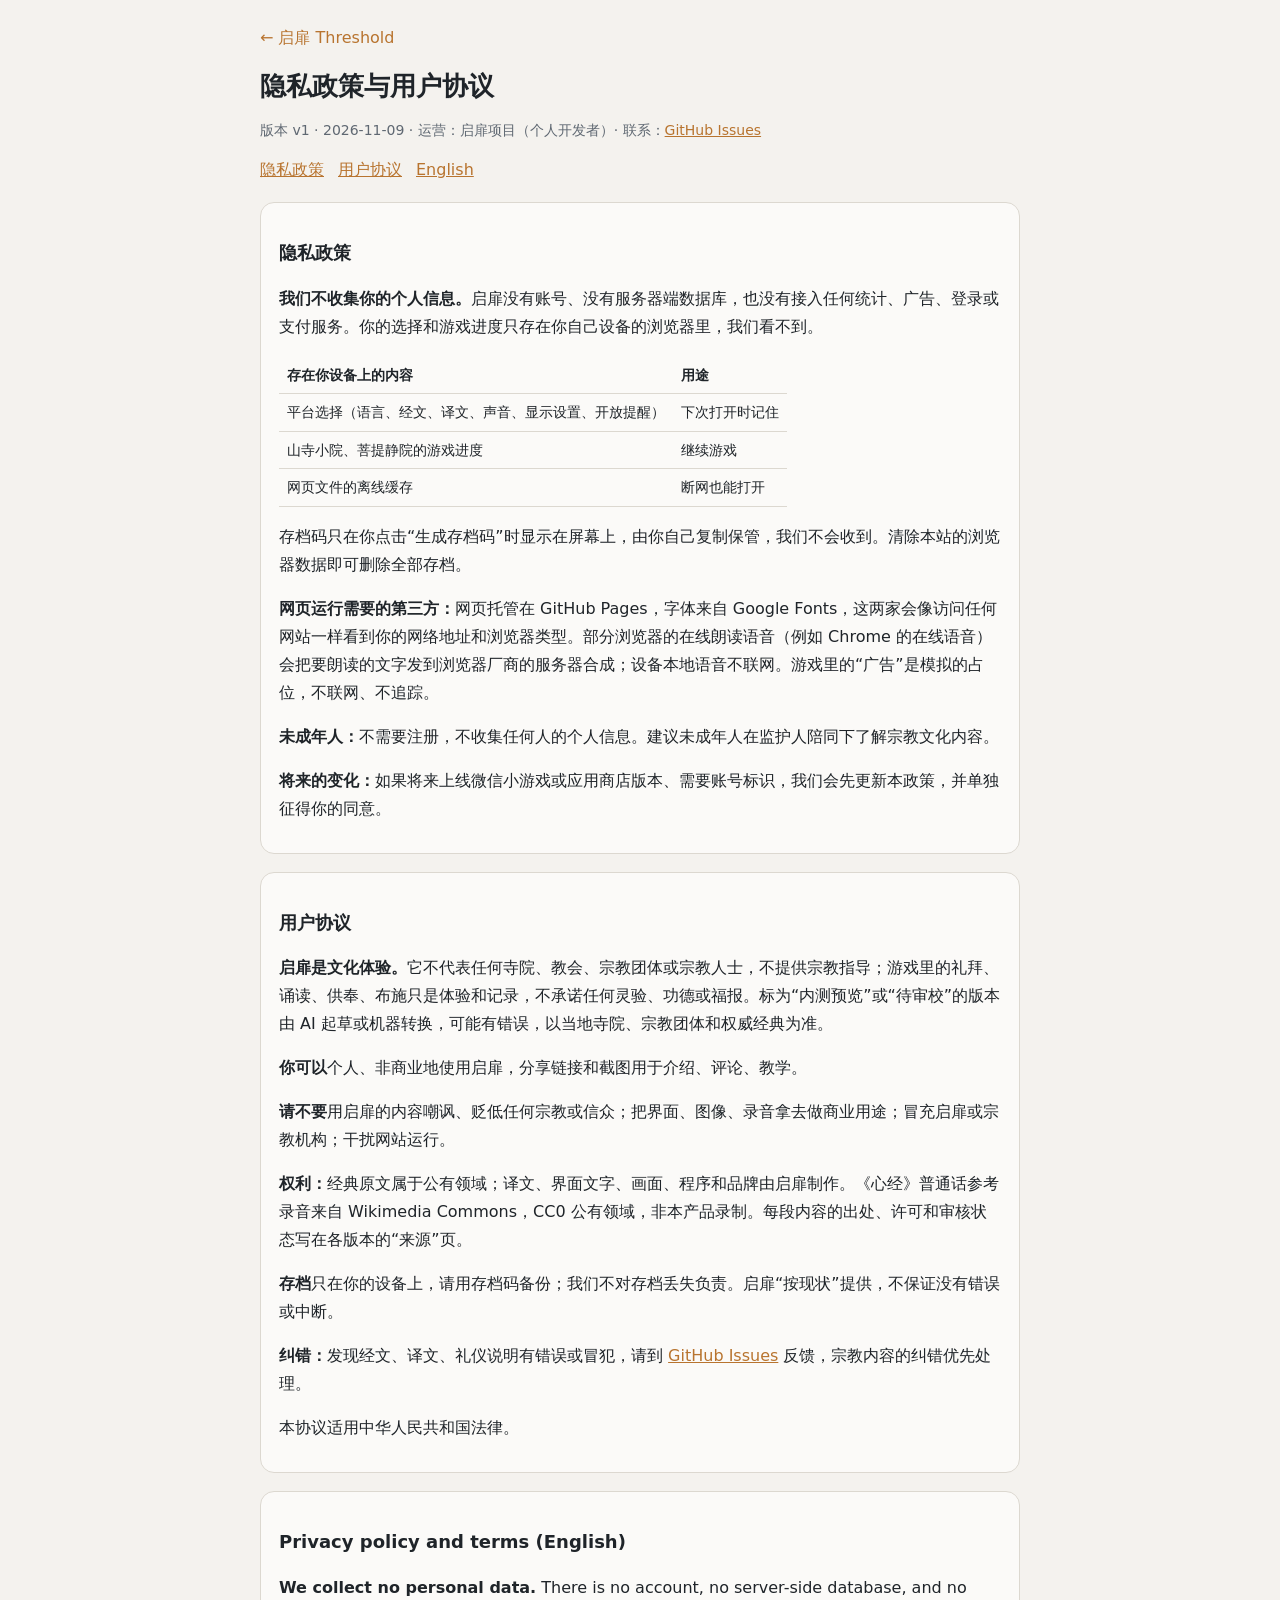
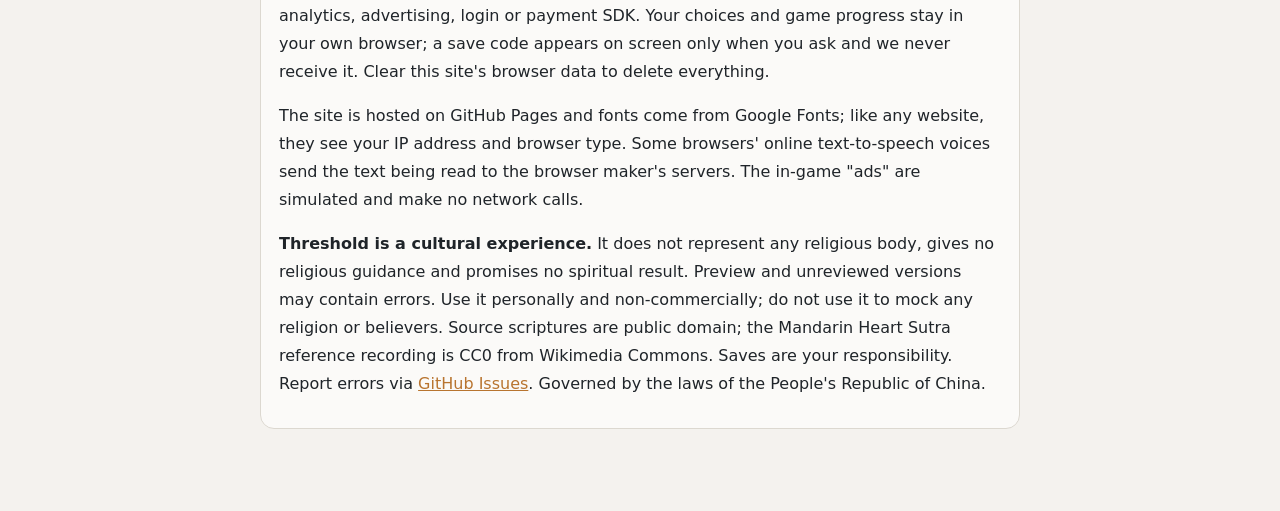
<file: threshold/legal.html>
<!doctype html>
<html lang="zh-CN">
<head>
<meta charset="utf-8">
<meta name="viewport" content="width=device-width, initial-scale=1">
<title>启扉 · 隐私政策与用户协议</title>
<link rel="icon" href="brand/logo-a.svg" type="image/svg+xml">
<style>
  :root { --bg: #f4f2ee; --surface: #fbfaf8; --ink: #1f2429; --muted: #5f6872; --line: #dcd8d0; --accent: #b8742f; color-scheme: light; }
  @media (prefers-color-scheme: dark) { :root { --bg: #15181c; --surface: #1d2126; --ink: #ecebe7; --muted: #a3aab2; --line: #333a42; --accent: #e0a35f; color-scheme: dark; } }
  html { background: var(--bg); }
  body { margin: 0 auto; max-width: 760px; padding: 24px 16px 64px; color: var(--ink); background: var(--bg);
         font: 16px/1.75 "PingFang SC", "Microsoft YaHei", "Noto Sans SC", system-ui, sans-serif; }
  header a { color: var(--accent); text-decoration: none; }
  h1 { font: 700 26px/1.3 "Songti SC", "STSong", "Noto Serif SC", serif; margin: 18px 0 4px; }
  h2 { font-size: 18px; margin: 28px 0 8px; }
  .meta { color: var(--muted); font-size: 14px; }
  section { background: var(--surface); border: 1px solid var(--line); border-radius: 14px; padding: 6px 18px 14px; margin: 18px 0; }
  table { width: 100%; border-collapse: collapse; font-size: 14px; display: block; overflow-x: auto; }
  th, td { text-align: start; vertical-align: top; padding: 6px 8px; border-bottom: 1px solid var(--line); }
  a { color: var(--accent); }
  nav a { margin-inline-end: 14px; }
  :lang(en) { font-family: system-ui, sans-serif; }
</style>
</head>
<body>
<header><a href="./">← 启扉 Threshold</a></header>
<h1>隐私政策与用户协议</h1>
<p class="meta">版本 v1 · 2026-11-09 · 运营：启扉项目（个人开发者）· 联系：<a href="https://github.com/sunwenpng/mini-games/issues">GitHub Issues</a></p>
<nav><a href="#privacy">隐私政策</a><a href="#terms">用户协议</a><a href="#en" lang="en">English</a></nav>

<section id="privacy">
  <h2>隐私政策</h2>
  <p><strong>我们不收集你的个人信息。</strong>启扉没有账号、没有服务器端数据库，也没有接入任何统计、广告、登录或支付服务。你的选择和游戏进度只存在你自己设备的浏览器里，我们看不到。</p>
  <table>
    <tr><th>存在你设备上的内容</th><th>用途</th></tr>
    <tr><td>平台选择（语言、经文、译文、声音、显示设置、开放提醒）</td><td>下次打开时记住</td></tr>
    <tr><td>山寺小院、菩提静院的游戏进度</td><td>继续游戏</td></tr>
    <tr><td>网页文件的离线缓存</td><td>断网也能打开</td></tr>
  </table>
  <p>存档码只在你点击“生成存档码”时显示在屏幕上，由你自己复制保管，我们不会收到。清除本站的浏览器数据即可删除全部存档。</p>
  <p><strong>网页运行需要的第三方：</strong>网页托管在 GitHub Pages，字体来自 Google Fonts，这两家会像访问任何网站一样看到你的网络地址和浏览器类型。部分浏览器的在线朗读语音（例如 Chrome 的在线语音）会把要朗读的文字发到浏览器厂商的服务器合成；设备本地语音不联网。游戏里的“广告”是模拟的占位，不联网、不追踪。</p>
  <p><strong>未成年人：</strong>不需要注册，不收集任何人的个人信息。建议未成年人在监护人陪同下了解宗教文化内容。</p>
  <p><strong>将来的变化：</strong>如果将来上线微信小游戏或应用商店版本、需要账号标识，我们会先更新本政策，并单独征得你的同意。</p>
</section>

<section id="terms">
  <h2>用户协议</h2>
  <p><strong>启扉是文化体验。</strong>它不代表任何寺院、教会、宗教团体或宗教人士，不提供宗教指导；游戏里的礼拜、诵读、供奉、布施只是体验和记录，不承诺任何灵验、功德或福报。标为“内测预览”或“待审校”的版本由 AI 起草或机器转换，可能有错误，以当地寺院、宗教团体和权威经典为准。</p>
  <p><strong>你可以</strong>个人、非商业地使用启扉，分享链接和截图用于介绍、评论、教学。</p>
  <p><strong>请不要</strong>用启扉的内容嘲讽、贬低任何宗教或信众；把界面、图像、录音拿去做商业用途；冒充启扉或宗教机构；干扰网站运行。</p>
  <p><strong>权利：</strong>经典原文属于公有领域；译文、界面文字、画面、程序和品牌由启扉制作。《心经》普通话参考录音来自 Wikimedia Commons，CC0 公有领域，非本产品录制。每段内容的出处、许可和审核状态写在各版本的“来源”页。</p>
  <p><strong>存档</strong>只在你的设备上，请用存档码备份；我们不对存档丢失负责。启扉“按现状”提供，不保证没有错误或中断。</p>
  <p><strong>纠错：</strong>发现经文、译文、礼仪说明有错误或冒犯，请到 <a href="https://github.com/sunwenpng/mini-games/issues">GitHub Issues</a> 反馈，宗教内容的纠错优先处理。</p>
  <p>本协议适用中华人民共和国法律。</p>
</section>

<section id="en" lang="en">
  <h2>Privacy policy and terms (English)</h2>
  <p><strong>We collect no personal data.</strong> There is no account, no server-side database, and no analytics, advertising, login or payment SDK. Your choices and game progress stay in your own browser; a save code appears on screen only when you ask and we never receive it. Clear this site's browser data to delete everything.</p>
  <p>The site is hosted on GitHub Pages and fonts come from Google Fonts; like any website, they see your IP address and browser type. Some browsers' online text-to-speech voices send the text being read to the browser maker's servers. The in-game "ads" are simulated and make no network calls.</p>
  <p><strong>Threshold is a cultural experience.</strong> It does not represent any religious body, gives no religious guidance and promises no spiritual result. Preview and unreviewed versions may contain errors. Use it personally and non-commercially; do not use it to mock any religion or believers. Source scriptures are public domain; the Mandarin Heart Sutra reference recording is CC0 from Wikimedia Commons. Saves are your responsibility. Report errors via <a href="https://github.com/sunwenpng/mini-games/issues">GitHub Issues</a>. Governed by the laws of the People's Republic of China.</p>
</section>
</body>
</html>
</file>
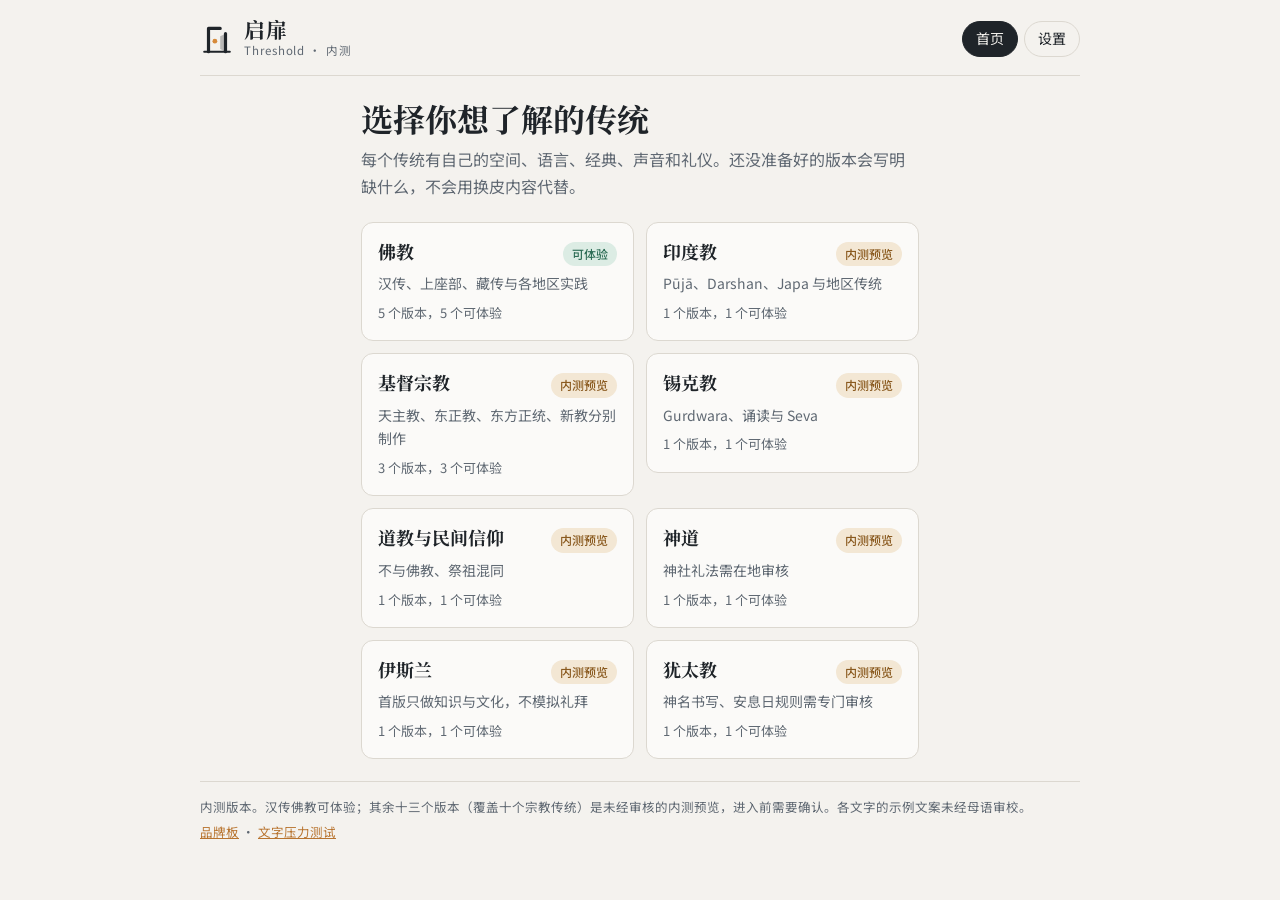
<file: threshold/play.html>
<!doctype html>
<html lang="zh-CN">
<head>
<meta charset="utf-8">
<meta name="viewport" content="width=device-width, initial-scale=1, viewport-fit=cover">
<meta name="theme-color" content="#1d2a26">
<title>启扉</title>
<link rel="icon" href="brand/logo-a.svg" type="image/svg+xml">
<link rel="manifest" href="manifest.webmanifest">
<link rel="stylesheet" href="core/courtyard/courtyard.css?v=1">
</head>
<body>
<div class="app">
  <header class="hud">
    <a id="platform" class="pill" href="index.html">‹</a>
    <div class="mid"><b id="title"></b><span id="chip"></span></div>
    <span id="res" class="pill res" aria-live="off"></span>
    <button type="button" id="more" class="pill"></button>
  </header>
  <div class="stage">
    <canvas id="scene" role="img"></canvas>
    <p id="hint" class="hint"></p>
  </div>
  <nav id="bar" class="bar"></nav>
</div>
<div id="veil" class="veil" hidden></div>
<section id="sheet" class="sheet" role="dialog" aria-modal="true" hidden></section>
<div id="toast" class="toast" role="status" hidden></div>
<div id="sr" class="sr-only" aria-live="polite"></div>
<script>
/* 统一入口：?p=传统包 id。只加载白名单里的包。 */
(function () {
  var PACKS = ['buddhism.tibetan', 'buddhism.japan', 'buddhism.india.navayana', 'hinduism.ghat', 'sikhism.gurdwara', 'daoism.mountain',
    'shinto.shrine', 'christianity.catholic', 'christianity.orthodox', 'christianity.protestant', 'islam.mosque', 'judaism.shabbat'];
  var id = (location.search.match(/[?&]p=([\w.]+)/) || [])[1];
  if (PACKS.indexOf(id) < 0) { location.replace('index.html'); return; }
  var V = '?v=1';
  var files = ['core/calendar.js', 'data/registry.js', 'traditions/' + id + '/pack.js', 'traditions/' + id + '/content.js', 'core/courtyard/i18n.js',
    'core/courtyard/kit.js', 'core/courtyard/engine.js', 'core/courtyard/ui.js', 'traditions/' + id + '/game.js'];
  (function next(i) {
    if (i >= files.length) { Courtyard.boot(); return; }
    var s = document.createElement('script');
    s.src = files[i] + V;
    s.onload = function () { next(i + 1); };
    s.onerror = function () { document.body.insertAdjacentHTML('beforeend', '<p style="color:#fff;padding:16px">Failed to load ' + files[i] + '</p>'); };
    document.body.appendChild(s);
  })(0);
})();
</script>
</body>
</html>
</file>
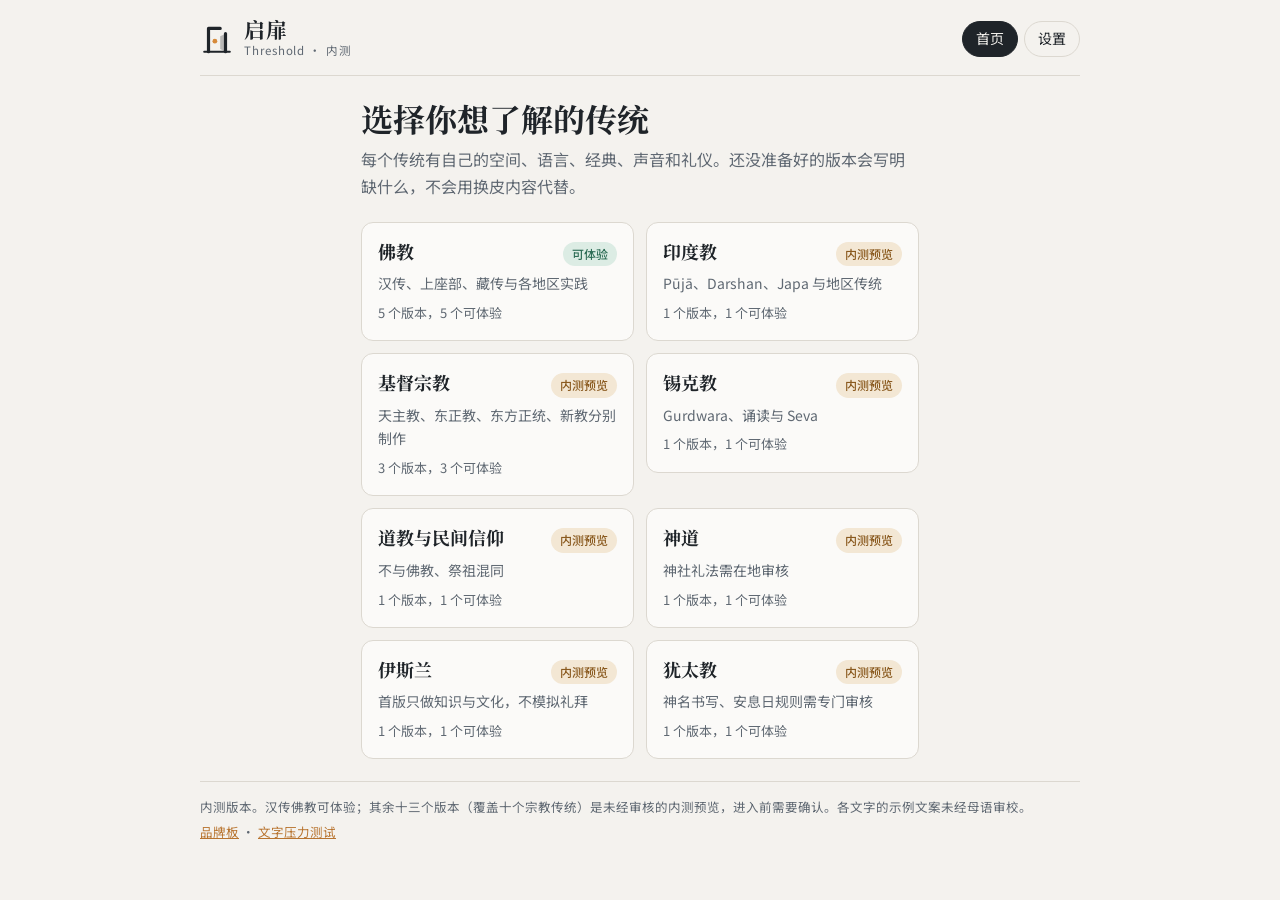
<file: threshold/play2.html>
<!doctype html>
<html lang="zh-CN">
<head>
<meta charset="utf-8">
<meta name="viewport" content="width=device-width, initial-scale=1, viewport-fit=cover">
<meta name="theme-color" content="#1d2a26">
<title>启扉</title>
<link rel="icon" href="brand/logo-a.svg" type="image/svg+xml">
<link rel="manifest" href="manifest.webmanifest">
<link rel="stylesheet" href="core/courtyard/courtyard.css?v=4">
<link rel="stylesheet" href="core/courtyard2/courtyard2.css?v=5">
<link rel="stylesheet" href="core/hall/hallview.css?v=7">
</head>
<body>
<div class="app">
  <header class="hud">
    <a id="platform" class="pill" href="index.html">‹</a>
    <div class="mid"><b id="title"></b><span id="chip"></span></div>
    <span id="res" class="pill res" aria-live="off"></span>
    <button type="button" id="more" class="pill"></button>
  </header>
  <div class="stage">
    <canvas id="scene" role="img"></canvas>
    <p id="hint" class="hint"></p>
    <button type="button" id="enter" class="enter-chip" hidden></button>
  </div>
  <nav id="bar" class="bar"></nav>
</div>
<div id="veil" class="veil" hidden></div>
<section id="sheet" class="sheet" role="dialog" aria-modal="true" hidden></section>
<div id="toast" class="toast" role="status" hidden></div>
<div id="sr" class="sr-only" aria-live="polite"></div>
<script>
/* 统一入口 v2：?p=传统包 id。旧入口 play.html 保留不动。v2 增加殿内视图、场景润色和界面动画。 */
(function () {
  var PACKS = ['buddhism.tibetan', 'buddhism.japan', 'buddhism.india.navayana', 'hinduism.ghat', 'sikhism.gurdwara', 'daoism.mountain',
    'shinto.shrine', 'christianity.catholic', 'christianity.orthodox', 'christianity.protestant', 'islam.mosque', 'judaism.shabbat'];
  var id = (location.search.match(/[?&]p=([\w.]+)/) || [])[1];
  if (PACKS.indexOf(id) < 0) { location.replace('index.html'); return; }
  var V = "?v=8";
  var files = ['core/calendar.js', 'data/registry.js', 'traditions/' + id + '/pack.js', 'traditions/' + id + '/content.js', 'core/courtyard/i18n.js',
    'core/courtyard/kit.js', 'core/courtyard2/polish.js', 'core/courtyard2/scene2.js', 'core/courtyard/engine.js', 'core/courtyard2/ui.js', 'core/hall/hallview.js', 'core/hall/toon.js', 'core/hall/toon2.js', 'core/hall/rite.js', 'core/hall/rite2.js',
    'traditions/' + id + '/game.js', 'traditions/' + id + '/hall.js'];
  /* 重画过建筑的版本：再加载它的 scene2.js（登记到 CourtyardScene2，庭院 v2 优先用它） */
  var REDRAWN = ['christianity.catholic', 'christianity.orthodox', 'christianity.protestant'];
  if (REDRAWN.indexOf(id) >= 0) files.push('traditions/' + id + '/scene2.js');
  (function next(i) {
    if (i >= files.length) { Courtyard.boot(); return; }
    var s = document.createElement('script');
    s.src = files[i] + V;
    s.onload = function () { next(i + 1); };
    s.onerror = function () { document.body.insertAdjacentHTML('beforeend', '<p style="color:#fff;padding:16px">Failed to load ' + files[i] + '</p>'); };
    document.body.appendChild(s);
  })(0);
})();
</script>
</body>
</html>
</file>
<file: threshold/styles.css>
/* 布局：顶部品牌栏 + 单列内容（最宽 880px）。卡片网格在手机上收成一列。全部用逻辑属性，RTL 自动镜像。 */
:root {
  --bg: #f4f2ee;
  --surface: #fbfaf8;
  --ink: #1f2429;
  --muted: #5f6872;
  --line: #dcd8d0;
  --accent: #b8742f;
  --accent-soft: #f1e3d2;
  --live: #2f6e57;
  --live-soft: #dcece4;
  --next: #3c5f8c;
  --next-soft: #dfe7f2;
  --wait: #8a5a1f;
  --wait-soft: #f3e7d4;
  --off: #6f747a;
  --off-soft: #e9e8e5;
  --display: "Noto Serif SC", "Songti SC", "STSong", serif;
  --body: "Noto Sans SC", "PingFang SC", "Microsoft YaHei", "Noto Sans Thai", "Noto Sans Devanagari", "Noto Naskh Arabic", "Noto Sans Hebrew", system-ui, sans-serif;
  color-scheme: light;
}
@media (prefers-color-scheme: dark) {
  :root {
    --bg: #15181c; --surface: #1d2126; --ink: #ecebe7; --muted: #a3aab2; --line: #333a42;
    --accent: #e0a35f; --accent-soft: #3a2c1d; --live: #7cc7a5; --live-soft: #1e3329;
    --next: #8fb2e0; --next-soft: #1f2a3a; --wait: #e2b26d; --wait-soft: #392c19; --off: #a2a7ad; --off-soft: #2a2e33;
    color-scheme: dark;
  }
}
html[data-script="Arab"] { --body: "Noto Naskh Arabic", system-ui, sans-serif; }
html[data-script="Hebr"] { --body: "Noto Sans Hebrew", system-ui, sans-serif; }
html[data-script="Thai"] { --body: "Noto Sans Thai", "Thonburi", "Sukhumvit Set", "Leelawadee UI", system-ui, sans-serif; }
html[data-script="Deva"] { --body: "Noto Sans Devanagari", system-ui, sans-serif; }

* { box-sizing: border-box; }
html { -webkit-text-size-adjust: 100%; }
body {
  margin: 0;
  background: var(--bg);
  color: var(--ink);
  font: 16px/1.7 var(--body);
  padding-left: max(16px, env(safe-area-inset-left, 0px));
  padding-right: max(16px, env(safe-area-inset-right, 0px));
  padding-block: env(safe-area-inset-top, 0px) calc(40px + env(safe-area-inset-bottom, 0px));
}
.defs { position: absolute; width: 0; height: 0; }
.page, .wrap { max-width: 880px; margin-inline: auto; display: grid; gap: 22px; }
a { color: var(--accent); }
:focus-visible { outline: 2px solid var(--accent); outline-offset: 3px; border-radius: 4px; }
h1:focus { outline: none; }

header.bar {
  display: flex; flex-wrap: wrap; align-items: center; justify-content: space-between; gap: 12px;
  padding-block: 18px 14px; border-bottom: 1px solid var(--line);
}
.brand { display: flex; align-items: center; gap: 10px; color: var(--ink); text-decoration: none; }
.brand .mark { flex: none; color: var(--ink); }
.brand b { display: block; font: 700 21px/1.1 var(--display); letter-spacing: .04em; }
.brand small { display: block; color: var(--muted); font-size: 11.5px; letter-spacing: .08em; }
#nav { display: flex; flex-wrap: wrap; gap: 6px; }
#nav a {
  color: var(--ink); text-decoration: none; border: 1px solid var(--line); border-radius: 999px; padding: 5px 13px; font-size: 14px;
}
#nav a[aria-current="page"] { background: var(--ink); color: var(--bg); border-color: var(--ink); }

h1 { font: 700 clamp(24px, 6vw, 32px)/1.25 var(--display); margin: 0; text-wrap: balance; }
h2 { font: 700 19px/1.35 var(--display); margin: 0; text-wrap: balance; }
h3 { font-size: 15.5px; margin: 0; }
p { margin: 0; }
.intro { display: grid; gap: 8px; }
.lead { color: var(--muted); max-width: 62ch; }
.note { color: var(--muted); font-size: 13px; }
.title-row { display: flex; flex-wrap: wrap; gap: 10px; align-items: center; }

.crumbs { display: flex; flex-wrap: wrap; gap: 6px; align-items: center; color: var(--muted); font-size: 13.5px; }
.crumbs a { text-decoration: none; }
.crumbs .sep { opacity: .6; }
[dir="rtl"] .crumbs .sep, [dir="rtl"] .arrow { display: inline-block; transform: scaleX(-1); }

.grid { list-style: none; margin: 0; padding: 0; display: grid; grid-template-columns: repeat(auto-fill, minmax(240px, 1fr)); gap: 12px; }
.card, .resume {
  display: grid; gap: 6px; padding: 16px; min-width: 0;
  background: var(--surface); border: 1px solid var(--line); border-radius: 12px;
  color: inherit; text-decoration: none; text-align: start;
}
.card:hover, .resume:hover { border-color: var(--accent); }
.resume { border-inline-start: 3px solid var(--accent); }
.card .row { display: flex; justify-content: space-between; align-items: baseline; gap: 8px; flex-wrap: wrap; }
.name { font: 700 18px/1.35 var(--display); }
.meta { color: var(--muted); font-size: 14px; }

.status { font-size: 12px; padding: 2px 9px; border-radius: 999px; white-space: nowrap; font-family: var(--body); font-weight: 500; }
.s-live { color: var(--live); background: var(--live-soft); }
.s-next { color: var(--next); background: var(--next-soft); }
.s-research, .s-planned { color: var(--off); background: var(--off-soft); }
.s-advisory { color: var(--wait); background: var(--wait-soft); }

.panel { background: var(--surface); border: 1px solid var(--line); border-radius: 12px; padding: 16px; display: grid; gap: 10px; min-width: 0; margin: 0; }
fieldset.panel { padding-top: 10px; }
legend { font-weight: 700; padding-inline: 6px; }
.panel.rec { border-inline-start: 3px solid var(--accent); }
.two { display: grid; grid-template-columns: repeat(auto-fit, minmax(min(100%, 320px), 1fr)); gap: 12px; }

.checklist { list-style: none; padding: 0; margin: 0; display: grid; gap: 6px; }
.checklist li { display: flex; gap: 10px; align-items: baseline; }
.mark-ok { width: 1.2em; flex: none; text-align: center; font-weight: 700; }
.mark-ok.ok { color: var(--live); }
.mark-ok.no { color: var(--off); }
.warn { font-size: 13.5px; color: var(--wait); background: var(--wait-soft); padding: 8px 12px; border-radius: 8px; }

.opts { display: grid; gap: 4px; }
.opt { display: flex; gap: 10px; align-items: flex-start; padding: 8px 10px; border-radius: 8px; border: 1px solid transparent; cursor: pointer; }
.opt:hover { border-color: var(--line); }
.opt input { margin-top: 6px; accent-color: var(--accent); flex: none; }
.opt.off { cursor: not-allowed; }
.opt.off .label > span:first-child { color: var(--off); }
.opt .label { display: grid; gap: 1px; min-width: 0; }
.why { font-size: 12.5px; color: var(--muted); }
.tag { font-size: 11.5px; padding: 1px 7px; border-radius: 5px; margin-inline-start: 6px; background: var(--off-soft); color: var(--muted); white-space: nowrap; }
.tag.k-system { background: var(--wait-soft); color: var(--wait); }
.tag.k-reference { background: var(--next-soft); color: var(--next); }
.tag.k-owned { background: var(--live-soft); color: var(--live); }
.tag.rec { background: var(--accent-soft); color: var(--accent); margin: 0; }

.actions { display: flex; flex-wrap: wrap; gap: 10px; align-items: center; }
.primary, .secondary {
  font: inherit; font-size: 15px; border-radius: 10px; padding: 9px 18px; cursor: pointer; text-decoration: none; display: inline-block; line-height: 1.5;
}
.primary { font-weight: 700; background: var(--ink); color: var(--bg); border: 1px solid var(--ink); }
.secondary { background: transparent; color: var(--ink); border: 1px solid var(--line); }
.secondary[aria-pressed="true"] { border-color: var(--live); color: var(--live); }

dl.src { display: grid; grid-template-columns: max-content 1fr; gap: 4px 12px; margin: 0; font-size: 13.5px; }
dl.src dt { color: var(--muted); }
dl.src dd { margin: 0; overflow-wrap: anywhere; min-width: 0; }
code { font-size: 12px; overflow-wrap: anywhere; }

.field-label { font-weight: 600; font-size: 14px; }
textarea {
  width: 100%; font: 12.5px/1.45 ui-monospace, Menlo, monospace; padding: 8px; border-radius: 8px;
  border: 1px solid var(--line); background: var(--bg); color: var(--ink); resize: vertical;
}

.logo-row { display: flex; flex-wrap: wrap; gap: 14px; align-items: flex-end; }
.logo-row figure { margin: 0; display: grid; gap: 4px; justify-items: center; font-size: 11.5px; color: var(--muted); }
.tile { display: grid; place-items: center; border-radius: 10px; padding: 10px; border: 1px solid var(--line); }
.tile.light { background: #fbfaf8; color: #1f2429; }
.tile.dark { background: #1d2126; color: #ecebe7; border-color: #1d2126; }
.lockups { display: grid; grid-template-columns: repeat(auto-fill, minmax(min(100%, 230px), 1fr)); gap: 10px; }
.lockup { display: flex; align-items: center; gap: 10px; padding: 12px; border: 1px solid var(--line); border-radius: 10px; min-width: 0; }
.lockup .mark { flex: none; color: var(--ink); }
.lockup > span { font-size: 19px; font-weight: 600; overflow-wrap: anywhere; min-width: 0; }
.lockup small { display: block; font-size: 11.5px; font-weight: 400; color: var(--muted); }
.lockup.bare { border: 0; padding: 0; flex-wrap: wrap; }
.lockup.bare strong { font-size: 19px; }

.test-box { border: 1px dashed var(--accent); border-radius: 12px; padding: 14px 16px; display: grid; gap: 8px; background: var(--surface); }
.test-box p { overflow-wrap: break-word; }
.faux { display: flex; gap: 8px; flex-wrap: wrap; }
.faux > span { border: 1px solid var(--line); border-radius: 8px; padding: 4px 12px; font-size: 14px; }

.toast {
  position: fixed; inset-inline: max(16px, env(safe-area-inset-left, 0px)); bottom: calc(16px + env(safe-area-inset-bottom, 0px));
  max-width: 560px; margin-inline: auto; background: var(--ink); color: var(--bg); padding: 10px 14px; border-radius: 10px; font-size: 14px; z-index: 5;
}
.sr-only { position: absolute; width: 1px; height: 1px; overflow: hidden; clip: rect(0 0 0 0); white-space: nowrap; }
footer { color: var(--muted); font-size: 12.5px; border-top: 1px solid var(--line); padding-top: 14px; display: grid; gap: 4px; }

@media (prefers-reduced-motion: reduce) { * { transition: none !important; animation: none !important; } }

/* ---------- 第四阶段：预览确认、节历、显示设置、应用图标 ---------- */
.s-preview { color: var(--wait); background: var(--wait-soft); }
.warn-panel { border-inline-start: 3px solid var(--wait); background: var(--wait-soft); }
.warn-panel p { font-size: 14px; }
.ack { display: flex; gap: 10px; align-items: flex-start; font-weight: 600; cursor: pointer; }
.ack input { margin-top: 6px; accent-color: var(--wait); flex: none; width: 18px; height: 18px; }
.cal h3 { color: var(--muted); font-size: 13.5px; }
.cal .today { font-weight: 700; color: var(--accent); }
fieldset.inline { border: 0; padding: 0; margin: 0; display: grid; gap: 4px; }
fieldset.inline legend { padding: 0; font-size: 14px; }
.opts.row { display: flex; flex-wrap: wrap; gap: 4px 6px; }
.opts.row .opt { border-color: var(--line); padding: 6px 12px; align-items: center; }
.opts.row .opt input { margin-top: 0; }
.app-icon { width: 72px; height: 72px; display: grid; place-items: center; background: #f4efe6; color: #1f2429; }
.app-icon.ios { border-radius: 22.5%; box-shadow: 0 1px 3px rgba(0,0,0,.18); }
.app-icon.circle { border-radius: 50%; }
.app-icon.squircle { border-radius: 38%; }
.app-icon.mono { border-radius: 22.5%; background: #2c3138; color: #e8e6e1; }
.app-icon.mono, .app-icon.print { --logo-light: currentColor; }
.app-icon.print { border-radius: 4px; background: #fff; color: #000; border: 1px solid #000; filter: grayscale(1); }
html[data-motion="reduce"] * { transition: none !important; animation: none !important; scroll-behavior: auto !important; }
@media (prefers-reduced-motion: reduce) { html[data-motion="full"] * { transition: revert !important; animation: revert !important; } }

/* v2：内测预览确认窗（替代页面底部的勾选框，避免“进不去”） */
.ack-modal { position: fixed; inset: 0; z-index: 40; display: flex; align-items: flex-end; justify-content: center; background: rgba(10,12,11,.5); opacity: 0; transition: opacity .25s ease; }
.ack-modal.in { opacity: 1; }
.ack-card { width: min(560px, 100%); background: var(--surface); color: var(--ink); border: 1px solid var(--line); border-radius: 22px 22px 0 0; padding: 20px 18px calc(20px + env(safe-area-inset-bottom, 0px)); display: grid; gap: 10px; box-shadow: 0 -10px 40px rgba(0,0,0,.35); transform: translateY(30px); transition: transform .35s cubic-bezier(.2,.8,.2,1); }
.ack-modal.in .ack-card { transform: none; }
.ack-card h2 { margin: 0; }
.ack-card p { margin: 0; }
@media (prefers-reduced-motion: reduce) { .ack-modal, .ack-card { transition: none; } }
</file>
<file: threshold/core/hall/hallview.css>
/* 殿内视图样式（v2）。全屏覆盖在游戏上；面板（.sheet）和提示（.toast）层级更高，可以叠在殿内视图上。 */
.hv {
  position: fixed; inset: 0; z-index: 3; max-width: 560px; margin: 0 auto; background: #0d0806; color: #f6ecd8;
  display: grid; grid-template-rows: auto 1fr auto; overflow: hidden;
  opacity: 0; transform: scale(1.03); transition: opacity .45s ease, transform .6s cubic-bezier(.2,.8,.2,1);
  font-family: "Noto Sans SC", "PingFang SC", "Microsoft YaHei", system-ui, sans-serif;
}
.hv.in { opacity: 1; transform: none; }
.hv-cv { position: absolute; inset: 0; width: 100%; height: 100%; display: block; }
.hv-top {
  position: relative; display: flex; align-items: center; gap: 10px; grid-row: 1;
  padding: calc(10px + env(safe-area-inset-top, 0px)) 12px 10px;
}
.hv-title { flex: 1; min-width: 0; display: grid; text-align: center; line-height: 1.3; text-shadow: 0 1px 8px rgba(0,0,0,.8); }
.hv-title b { font: 700 19px/1.3 "Noto Serif SC", "Songti SC", "STSong", Georgia, serif; letter-spacing: .06em; color: #f8e3b0; }
.hv-title span { font-size: 12px; color: #e5d6b8; opacity: .9; white-space: nowrap; overflow: hidden; text-overflow: ellipsis; }
.hv-pill {
  border: 1px solid rgba(248,227,176,.35); background: rgba(20,12,8,.45); color: #f8e3b0; border-radius: 999px;
  padding: 7px 13px; font: inherit; font-size: 13.5px; cursor: pointer; white-space: nowrap;
  -webkit-backdrop-filter: blur(10px); backdrop-filter: blur(10px); transition: transform .15s ease, background .2s ease;
}
.hv-pill:active { transform: scale(.94); background: rgba(60,36,20,.6); }
.hv-about { width: 36px; height: 36px; padding: 0; font-size: 17px; }
.hv-load {
  position: absolute; left: 0; right: 0; top: 46%; margin: 0; padding: 12px 16px; border: 0; background: none; width: 100%; font: inherit;
  text-align: center; color: #e8d6b0; font-size: 14px; letter-spacing: .1em; text-shadow: 0 1px 8px rgba(0,0,0,.8);
  animation: hv-breathe 1.6s ease-in-out infinite; pointer-events: none;
}
.hv-load.err { pointer-events: auto; cursor: pointer; animation: none; text-decoration: underline; text-underline-offset: 4px; }
@keyframes hv-breathe { 50% { opacity: .35; } }
.hv-acts {
  position: relative; display: grid; gap: 6px; grid-row: 3; align-self: end; padding: 10px 10px calc(10px + env(safe-area-inset-bottom, 0px));
}
.hv-acts button {
  display: grid; justify-items: center; gap: 3px; padding: 9px 2px 8px; border-radius: 16px; cursor: pointer;
  border: 1px solid rgba(248,227,176,.22); background: linear-gradient(180deg, rgba(60,38,22,.55), rgba(24,14,8,.6)); color: #f8ead0;
  font: inherit; font-size: 12.5px; line-height: 1.2; -webkit-backdrop-filter: blur(12px); backdrop-filter: blur(12px);
  box-shadow: inset 0 1px 0 rgba(255,236,190,.12), 0 6px 16px rgba(0,0,0,.25);
  transition: transform .15s cubic-bezier(.3,.7,.4,1.4), background .25s ease, border-color .25s ease;
}
.hv-acts button:active { transform: scale(.93); }
.hv-acts button.on { border-color: rgba(241,190,90,.7); background: linear-gradient(180deg, rgba(120,72,24,.6), rgba(50,28,10,.65)); }
.hv-acts .i { font-size: 21px; line-height: 1; filter: drop-shadow(0 1px 3px rgba(0,0,0,.5)); }
.hv-strip {
  position: absolute; left: 0; right: 0; bottom: calc(86px + env(safe-area-inset-bottom, 0px)); padding: 10px 0 6px;
  background: linear-gradient(180deg, rgba(10,6,4,0), rgba(10,6,4,.75) 30%); opacity: 0; transform: translateY(14px);
  transition: opacity .25s ease, transform .3s cubic-bezier(.2,.8,.2,1);
}
.hv-strip.in { opacity: 1; transform: none; }
.hv-strip-h { margin: 0 14px 6px; font-size: 12.5px; color: #e5d6b8; letter-spacing: .05em; }
.hv-thumbs { display: flex; gap: 10px; overflow-x: auto; padding: 2px 14px 8px; scroll-snap-type: x mandatory; scrollbar-width: none; }
.hv-thumbs::-webkit-scrollbar { display: none; }
.hv-thumbs button {
  flex: 0 0 auto; width: 86px; display: grid; gap: 5px; padding: 0; border: 0; background: none; color: #f4e6c8; cursor: pointer;
  font: inherit; font-size: 11.5px; line-height: 1.25; text-align: center; scroll-snap-align: center; transition: transform .2s ease;
}
.hv-thumbs button:active { transform: scale(.95); }
.hv-thumbs img { width: 86px; height: 108px; object-fit: cover; border-radius: 12px; border: 2px solid rgba(255,255,255,.12); box-shadow: 0 6px 14px rgba(0,0,0,.4); background: #2a1a10; }
.hv-thumbs [aria-selected="true"] img { border-color: #f1be5a; box-shadow: 0 0 0 2px rgba(241,190,90,.35), 0 6px 16px rgba(0,0,0,.5); }
.hv-card, .hv-pop-in {
  background: linear-gradient(180deg, #fbf6ea, #f3ead6); color: #2a2018; border-radius: 22px 22px 0 0; padding: 16px 18px calc(18px + env(safe-area-inset-bottom, 0px));
  box-shadow: 0 -10px 40px rgba(0,0,0,.45); display: grid; gap: 8px; max-height: 70dvh; overflow: auto;
}
.hv-card {
  position: absolute; left: 0; right: 0; bottom: 0; z-index: 2; transform: translateY(100%); transition: transform .35s cubic-bezier(.2,.8,.2,1);
}
.hv-card.in { transform: none; }
.hv-card-h { display: flex; justify-content: space-between; align-items: flex-start; gap: 10px; }
.hv-card h2, .hv-pop-in h2 { margin: 0; font: 700 20px/1.35 "Noto Serif SC", "Songti SC", "STSong", Georgia, serif; }
.hv-sub { margin: 0; color: #7a6a52; font-size: 13.5px; }
.hv-about-body p { margin: 0 0 8px; font-size: 14.5px; line-height: 1.75; }
.hv-credit { margin: 4px 0 0; font-size: 11.5px; color: #8a7a62; line-height: 1.5; }
.hv-credit a { color: #8a5a1f; }
.hv-x { border: 0; background: rgba(0,0,0,.05); width: 32px; height: 32px; border-radius: 50%; font-size: 22px; line-height: 1; cursor: pointer; color: #6a5a42; flex: 0 0 auto; }
.hv-pop {
  position: fixed; inset: 0; z-index: 50; background: rgba(8,5,3,.5); display: flex; align-items: flex-end; justify-content: center;
  opacity: 0; transition: opacity .25s ease;
}
.hv-pop.in { opacity: 1; }
.hv-pop-in { width: min(560px, 100%); transform: translateY(40px); transition: transform .35s cubic-bezier(.2,.8,.2,1); font-family: "Noto Sans SC", "PingFang SC", system-ui, sans-serif; }
.hv-pop.in .hv-pop-in { transform: none; }
.hv-grid { display: grid; grid-template-columns: repeat(3, 1fr); gap: 10px; }
.hv-grid button { display: grid; gap: 3px; padding: 0 0 6px; border: 1px solid #e3d6bc; border-radius: 14px; background: #fff; cursor: pointer; overflow: hidden; font: inherit; color: inherit; text-align: center; transition: transform .15s ease, box-shadow .2s ease; }
.hv-grid button:active { transform: scale(.96); }
.hv-grid button.cur { border-color: #c9862a; box-shadow: 0 0 0 2px rgba(201,134,42,.3); }
.hv-grid img { width: 100%; aspect-ratio: 4 / 5; object-fit: cover; display: block; background: #2a1a10; }
.hv-grid b { font-size: 13px; padding: 0 4px; }
.hv-grid small { font-size: 10.5px; color: #8a7a62; padding: 0 4px; line-height: 1.3; }
@media (prefers-reduced-motion: reduce) { .hv, .hv-card, .hv-strip, .hv-pop, .hv-pop-in { transition: none !important; } .hv-load { animation: none; } }

/* 实拍 / 动画切换（v3） */
.hv-mode { font-size: 13px; padding-inline: 12px; white-space: nowrap; }
.hv-mode[aria-pressed="true"] { border-color: rgba(241,190,90,.7); }
</file>
<file: threshold/traditions/buddhism.theravada.th/game-v2/game.css>
/* 菩提静院：手机竖屏优先。场景是 Canvas，所有文字和按钮都是 DOM，泰文断行交给浏览器。 */
:root {
  --ink: #1f2420; --muted: #5d665e; --paper: #fbf8f1; --line: #ded6c6; --gold: #b8862b; --saffron: #c9681f;
  --green: #2f6d4b; --warn: #8a5a1f; --warn-soft: #f5e8d2;
  --sans: "Noto Sans Thai", "Thonburi", "Noto Sans SC", "PingFang SC", system-ui, sans-serif;
  --serif: "Noto Serif Thai", "Noto Sans Thai", "Thonburi", serif;
}
* { box-sizing: border-box; }
html, body { margin: 0; height: 100%; background: #12191a; color: var(--ink); font: 15px/1.6 var(--sans); }
html[lang="zh-CN"] body { --sans: "Noto Sans SC", "PingFang SC", "Noto Sans Thai", system-ui, sans-serif; }
.app { height: 100dvh; display: grid; grid-template-rows: auto 1fr auto; max-width: 560px; margin: 0 auto; background: #1d2a26; }
.hud {
  display: flex; align-items: center; gap: 8px; padding: calc(8px + env(safe-area-inset-top, 0px)) 10px 8px;
  background: rgba(20,26,24,.92); color: #f3eee2;
}
.hud .mid { flex: 1; min-width: 0; display: grid; line-height: 1.25; }
.hud .mid b { font: 700 16px/1.3 var(--serif); }
.hud .mid span { font-size: 11.5px; color: #c9c2b0; white-space: nowrap; overflow: hidden; text-overflow: ellipsis; }
.pill { color: #f3eee2; border: 1px solid rgba(255,255,255,.25); background: transparent; border-radius: 999px; padding: 4px 11px; font: inherit; font-size: 13px; text-decoration: none; white-space: nowrap; cursor: pointer; }
.pill.rice { border-color: rgba(232,196,110,.6); color: #f1d58e; }
.stage { position: relative; min-height: 0; }
#scene { width: 100%; height: 100%; display: block; touch-action: manipulation; cursor: pointer; }
.hint {
  position: absolute; left: 10px; right: 10px; top: 10px; margin: 0; padding: 7px 12px; border-radius: 10px;
  background: rgba(251,248,241,.9); font-size: 13.5px; color: var(--ink); box-shadow: 0 2px 8px rgba(0,0,0,.15);
}
.bar { display: grid; grid-template-columns: repeat(6, 1fr); gap: 4px; padding: 6px 6px calc(6px + env(safe-area-inset-bottom, 0px)); background: #2b2219; }
.bar button {
  position: relative; display: grid; justify-items: center; gap: 1px; padding: 6px 2px; border: 0; border-radius: 10px;
  background: #f4ead6; color: #3a2a1a; font: inherit; font-size: 12px; line-height: 1.25; cursor: pointer; min-height: 52px;
}
.bar .ico { font-size: 20px; line-height: 1; }
.bar .lbl { overflow-wrap: anywhere; text-align: center; }
.bar button.glow { box-shadow: 0 0 0 2px #f1b54a, 0 0 12px rgba(241,181,74,.7); }
.bar button.dot::after { content: ""; position: absolute; top: 5px; right: 8px; width: 8px; height: 8px; border-radius: 50%; background: #d1453b; }
button:focus-visible, a:focus-visible, input:focus-visible, summary:focus-visible { outline: 2px solid var(--saffron); outline-offset: 2px; }

.veil { position: fixed; inset: 0; background: rgba(10,14,12,.45); z-index: 4; }
.sheet {
  position: fixed; left: 50%; bottom: 0; transform: translateX(-50%); width: min(560px, 100%); max-height: 82dvh; overflow: auto; z-index: 5;
  background: var(--paper); border-radius: 16px 16px 0 0; padding: 14px 16px calc(18px + env(safe-area-inset-bottom, 0px));
  display: grid; gap: 10px; box-shadow: 0 -6px 24px rgba(0,0,0,.25);
}
.sheet[hidden], .veil[hidden], .toast[hidden] { display: none; }
.sh-head { display: flex; align-items: flex-start; justify-content: space-between; gap: 10px; }
.sheet h2 { margin: 0; font: 700 19px/1.35 var(--serif); }
.sheet h2:focus { outline: none; }
.sheet h3 { margin: 4px 0 0; font-size: 14px; color: var(--muted); }
.sheet p { margin: 0; }
.sub, .note { color: var(--muted); font-size: 13px; }
.warn { color: var(--warn); background: var(--warn-soft); padding: 8px 10px; border-radius: 8px; font-size: 13.5px; }
.today { font-weight: 700; color: var(--saffron); }
.x { border: 0; background: transparent; font-size: 26px; line-height: 1; cursor: pointer; color: var(--muted); padding: 0 4px; }
.row { display: flex; flex-wrap: wrap; gap: 8px; align-items: center; }
.primary, .secondary {
  font: inherit; font-size: 14.5px; border-radius: 10px; padding: 8px 16px; cursor: pointer; line-height: 1.4; text-decoration: none;
}
.primary { background: var(--green); color: #fff; border: 1px solid var(--green); font-weight: 600; }
.primary.big { padding: 12px 26px; font-size: 16px; }
.secondary { background: #fff; color: var(--ink); border: 1px solid var(--line); }
button:disabled, [aria-disabled="true"] { opacity: .5; cursor: not-allowed; }
.list { display: grid; gap: 6px; }
.item { display: flex; align-items: center; justify-content: space-between; gap: 10px; padding: 10px 12px; border: 1px solid var(--line); border-radius: 12px; background: #fff; color: inherit; text-decoration: none; font: inherit; text-align: start; }
.item > div, .item > span:first-child { display: grid; gap: 2px; min-width: 0; }
.item.pick { cursor: pointer; width: 100%; }
.grid-btns { display: grid; grid-template-columns: repeat(auto-fill, minmax(130px, 1fr)); gap: 6px; }
.grid-btns small { color: var(--muted); }
.meter { display: grid; grid-template-columns: 5.5em 1fr; gap: 8px; align-items: center; font-size: 12.5px; color: var(--muted); }
.meter .track { height: 7px; border-radius: 4px; background: #ebe4d6; overflow: hidden; }
.meter .track span { display: block; height: 100%; background: var(--green); }
.steps { margin: 0; padding-inline-start: 1.4em; display: grid; gap: 4px; }
.steps li.done { color: var(--muted); text-decoration: line-through; }
.steps li.now { font-weight: 700; color: var(--saffron); }
.chant { list-style: none; margin: 0; padding: 0; display: grid; gap: 8px; max-height: 42dvh; overflow: auto; }
.chant li { padding: 8px 10px; border-radius: 10px; display: grid; gap: 2px; border: 1px solid transparent; }
.chant li.now { background: #fff4dd; border-color: #ecc98a; }
.chant li.past { opacity: .55; }
.chant .pi { font: 500 19px/1.7 var(--serif); }
.chant .la { font: italic 14.5px/1.5 Georgia, "Times New Roman", serif; color: #4a4030; }
.chant .tr { font-size: 13.5px; color: var(--muted); }
.voice { font-style: italic; }
fieldset { border: 0; padding: 0; margin: 0; display: grid; gap: 4px; }
legend { font-weight: 700; font-size: 14px; padding: 0; margin-bottom: 2px; }
.opts { display: flex; flex-wrap: wrap; gap: 4px 6px; }
.opts label { display: inline-flex; gap: 6px; align-items: center; border: 1px solid var(--line); border-radius: 999px; padding: 4px 12px; background: #fff; cursor: pointer; font-size: 14px; }
.opts label small { color: var(--muted); font-size: 11px; }
.opts input { accent-color: var(--green); margin: 0; }
.opts.inline { margin-top: 6px; }
.opts-box summary { cursor: pointer; color: var(--muted); font-size: 13px; }
.counts { display: grid; grid-template-columns: 1fr auto; gap: 4px 14px; margin: 0; }
.counts dt { color: var(--muted); }
.counts dd { margin: 0; font-weight: 700; }
.plain { margin: 0; padding-inline-start: 1.1em; display: grid; gap: 4px; font-size: 14px; }
.toast {
  position: fixed; left: 50%; transform: translateX(-50%); bottom: calc(76px + env(safe-area-inset-bottom, 0px)); z-index: 6;
  width: min(520px, calc(100% - 24px)); background: rgba(31,36,32,.94); color: #f6f1e4; padding: 9px 14px; border-radius: 10px; font-size: 14px;
}
/* 面板打开时，提示条移到顶部，不挡住面板里的按钮（真机测试发现“拜下”被挡）。 */
.sheet:not([hidden]) ~ .toast { top: calc(58px + env(safe-area-inset-top, 0px)); bottom: auto; }
.sr-only { position: absolute; width: 1px; height: 1px; overflow: hidden; clip: rect(0 0 0 0); white-space: nowrap; }
@media (prefers-reduced-motion: reduce) { * { scroll-behavior: auto !important; transition: none !important; } }
</file>
<file: threshold/core/courtyard2/courtyard2.css>
/* 庭院 v2 的界面润色：叠加在 core/courtyard/courtyard.css 之上（旧样式文件不改）。 */
:root { --ease: cubic-bezier(.2,.8,.2,1); --spring: cubic-bezier(.3,.7,.4,1.35); }
html, body { -webkit-tap-highlight-color: transparent; }
.app { position: relative; box-shadow: 0 0 60px rgba(0,0,0,.45); overflow: hidden; }

/* 顶栏：半透明磨砂，压在场景上 */
.hud {
  position: relative; z-index: 2;
  background: linear-gradient(180deg, color-mix(in srgb, var(--hud, #141a18) 96%, #000), color-mix(in srgb, var(--hud, #141a18) 88%, transparent));
  box-shadow: 0 1px 0 rgba(255,255,255,.06), 0 8px 20px rgba(0,0,0,.25);
  -webkit-backdrop-filter: blur(14px) saturate(1.2); backdrop-filter: blur(14px) saturate(1.2);
}
.hud .mid b { letter-spacing: .04em; text-shadow: 0 1px 6px rgba(0,0,0,.35); }
.pill { transition: transform .15s var(--spring), background .2s ease, border-color .2s ease; background: rgba(255,255,255,.04); }
.pill:active { transform: scale(.92); background: rgba(255,255,255,.12); }
.pill.res { background: linear-gradient(180deg, rgba(241,213,142,.14), rgba(241,213,142,.04)); font-variant-numeric: tabular-nums; }

/* 场景 */
.stage { background: #0f1412; }
#scene { animation: stage-in .9s var(--ease) both; }
@keyframes stage-in { from { opacity: 0; transform: scale(1.02); } }
.hint {
  border-radius: 14px; padding: 8px 14px; font-size: 13.5px; line-height: 1.5;
  background: rgba(251,248,241,.82); -webkit-backdrop-filter: blur(10px); backdrop-filter: blur(10px);
  box-shadow: 0 6px 18px rgba(0,0,0,.18), inset 0 1px 0 rgba(255,255,255,.6); border: 1px solid rgba(255,255,255,.5);
  animation: hint-in .6s .3s var(--ease) both;
}
@keyframes hint-in { from { opacity: 0; transform: translateY(-8px); } }

/* 进殿按钮 */
.enter-chip {
  position: absolute; right: 12px; bottom: 14px; z-index: 1; display: inline-flex; align-items: center; gap: 6px;
  padding: 10px 18px 10px 14px; border-radius: 999px; border: 1px solid rgba(255,226,160,.55); cursor: pointer;
  font: 600 15px/1.2 var(--serif); letter-spacing: .08em; color: #fff6dc;
  background: linear-gradient(180deg, rgba(150,88,30,.92), rgba(96,52,18,.94));
  box-shadow: 0 10px 24px rgba(0,0,0,.35), inset 0 1px 0 rgba(255,236,190,.4), 0 0 0 4px rgba(255,214,140,.12);
  transition: transform .18s var(--spring), box-shadow .2s ease; animation: chip-in .7s .5s var(--ease) both, chip-glow 3.2s 1.4s ease-in-out infinite;
}
.enter-chip:active { transform: scale(.93); }
.enter-chip[hidden] { display: none; }
@keyframes chip-in { from { opacity: 0; transform: translateY(12px) scale(.96); } }
@keyframes chip-glow { 50% { box-shadow: 0 10px 24px rgba(0,0,0,.35), inset 0 1px 0 rgba(255,236,190,.4), 0 0 0 7px rgba(255,214,140,.18); } }

/* 底栏：圆角图标格，按压回弹 */
.bar {
  position: relative; z-index: 2; gap: 6px; padding: 8px 8px calc(8px + env(safe-area-inset-bottom, 0px));
  background: linear-gradient(180deg, color-mix(in srgb, var(--bar, #2b2219) 92%, #fff 4%), var(--bar, #2b2219));
  box-shadow: 0 -1px 0 rgba(255,255,255,.06), 0 -10px 24px rgba(0,0,0,.22);
}
.bar button {
  border-radius: 14px; min-height: 56px; padding: 7px 2px 6px;
  background: linear-gradient(180deg, color-mix(in srgb, var(--btn, #f4ead6) 100%, #fff 0%), color-mix(in srgb, var(--btn, #f4ead6) 88%, #000 6%));
  box-shadow: 0 2px 0 rgba(0,0,0,.18), 0 6px 14px rgba(0,0,0,.14), inset 0 1px 0 rgba(255,255,255,.65);
  transition: transform .16s var(--spring), box-shadow .2s ease, filter .2s ease;
}
.bar button:active { transform: translateY(1px) scale(.94); box-shadow: 0 1px 0 rgba(0,0,0,.18), 0 3px 8px rgba(0,0,0,.12), inset 0 1px 0 rgba(255,255,255,.5); }
.bar .ico { font-size: 21px; filter: drop-shadow(0 1px 1px rgba(0,0,0,.18)); transition: transform .25s var(--spring); }
.bar button:active .ico { transform: scale(1.12); }
.bar .lbl { font-size: 11.5px; font-weight: 600; letter-spacing: .02em; }
.bar button.glow { animation: glow-pulse 2s ease-in-out infinite; }
@keyframes glow-pulse { 50% { box-shadow: 0 0 0 3px #f1b54a, 0 0 18px rgba(241,181,74,.8); } }
.bar button.dot::after { box-shadow: 0 0 0 2px var(--btn, #f4ead6); animation: dot-pop .5s var(--spring) both; }
@keyframes dot-pop { from { transform: scale(0); } }

/* 面板：从底部滑入，带把手和磨砂遮罩 */
.veil { opacity: 0; transition: opacity .28s ease; background: rgba(8,10,9,.42); -webkit-backdrop-filter: blur(3px); backdrop-filter: blur(3px); }
.veil.in { opacity: 1; }
.sheet {
  transform: translate(-50%, 104%); transition: transform .38s var(--ease);
  border-radius: 24px 24px 0 0; padding-top: 22px;
  background: linear-gradient(180deg, #fffdf8 0%, var(--paper, #fbf8f1) 40%, #f5efe2 100%);
  box-shadow: 0 -12px 40px rgba(0,0,0,.3), inset 0 1px 0 #fff;
}
.sheet.in { transform: translate(-50%, 0); }
.sheet::before { content: ""; position: absolute; top: 8px; left: 50%; width: 40px; height: 4px; margin-left: -20px; border-radius: 2px; background: rgba(0,0,0,.14); }
.sheet h2 { font-size: 20px; letter-spacing: .02em; }
.x { width: 34px; height: 34px; border-radius: 50%; background: rgba(0,0,0,.05); display: grid; place-items: center; transition: background .2s ease, transform .15s var(--spring); }
.x:active { transform: scale(.9); background: rgba(0,0,0,.1); }
.primary, .secondary { border-radius: 12px; transition: transform .15s var(--spring), box-shadow .2s ease, filter .2s ease; }
.primary {
  background: linear-gradient(180deg, color-mix(in srgb, var(--green) 88%, #fff 12%), var(--green));
  box-shadow: 0 6px 14px color-mix(in srgb, var(--green) 35%, transparent), inset 0 1px 0 rgba(255,255,255,.25);
}
.primary:active, .secondary:active { transform: scale(.95); }
.secondary { box-shadow: 0 1px 0 rgba(0,0,0,.04), 0 3px 8px rgba(0,0,0,.05); }
.item { border-radius: 14px; border-color: rgba(0,0,0,.08); box-shadow: 0 1px 0 rgba(0,0,0,.03), 0 4px 12px rgba(60,40,10,.05); transition: transform .15s var(--spring), box-shadow .2s ease; }
.item.pick:active { transform: scale(.98); }
.sheet > * { animation: rise .42s var(--ease) both; }
.sheet > *:nth-child(2) { animation-delay: .03s; } .sheet > *:nth-child(3) { animation-delay: .06s; } .sheet > *:nth-child(4) { animation-delay: .09s; } .sheet > *:nth-child(5) { animation-delay: .12s; }
@keyframes rise { from { opacity: 0; transform: translateY(8px); } }
.beads span { transition: background .25s ease, transform .25s var(--spring); }
.beads span.on { transform: scale(1.12); box-shadow: 0 0 6px rgba(201,104,31,.45); }
.chant li { transition: background .3s ease, opacity .3s ease, border-color .3s ease; }
.meter .track span { transition: width .6s var(--ease); background: linear-gradient(90deg, var(--green), color-mix(in srgb, var(--green) 70%, #fff)); }
.opts label { transition: background .2s ease, border-color .2s ease; }
.opts label:has(input:checked) { border-color: var(--green); background: color-mix(in srgb, var(--green) 10%, #fff); }

/* 提示：淡入上浮 */
.toast {
  border-radius: 14px; padding: 10px 16px; box-shadow: 0 10px 30px rgba(0,0,0,.3);
  background: rgba(28,32,30,.9); -webkit-backdrop-filter: blur(12px); backdrop-filter: blur(12px);
  animation: toast-in .35s var(--ease) both; bottom: calc(146px + env(safe-area-inset-bottom, 0px));   /* 抬高一截，不压住右下角的“进殿”按钮 */
}
@keyframes toast-in { from { opacity: 0; transform: translate(-50%, 10px); } to { transform: translate(-50%, 0); } }

@media (prefers-reduced-motion: reduce) {
  #scene, .hint, .enter-chip, .sheet > *, .toast, .bar button.glow { animation: none !important; }
  .sheet, .veil { transition: none !important; }
}

/* v3：读经面板上的朗读方式开关 */
.voice-pick { display: grid; grid-template-columns: 1fr 1fr auto; gap: 6px; margin: 8px 0 4px; }
.voice-pick .vp { min-height: 40px; border-radius: 12px; border: 1px solid rgba(120,90,50,.35); background: #fbf6ec; color: #3a2a1a; font: 600 14px/1.2 inherit; padding: 6px 10px; }
.voice-pick .vp.on { background: #7a2a1e; color: #fff4dd; border-color: #7a2a1e; }
.voice-pick .vp[disabled] { opacity: .4; }
</file>
<file: threshold/traditions/buddhism.theravada.th/game/game.css>
/* 菩提静院：手机竖屏优先。场景是 Canvas，所有文字和按钮都是 DOM，泰文断行交给浏览器。 */
:root {
  --ink: #1f2420; --muted: #5d665e; --paper: #fbf8f1; --line: #ded6c6; --gold: #b8862b; --saffron: #c9681f;
  --green: #2f6d4b; --warn: #8a5a1f; --warn-soft: #f5e8d2;
  --sans: "Noto Sans Thai", "Thonburi", "Noto Sans SC", "PingFang SC", system-ui, sans-serif;
  --serif: "Noto Serif Thai", "Noto Sans Thai", "Thonburi", serif;
}
* { box-sizing: border-box; }
html, body { margin: 0; height: 100%; background: #12191a; color: var(--ink); font: 15px/1.6 var(--sans); }
html[lang="zh-CN"] body { --sans: "Noto Sans SC", "PingFang SC", "Noto Sans Thai", system-ui, sans-serif; }
.app { height: 100dvh; display: grid; grid-template-rows: auto 1fr auto; max-width: 560px; margin: 0 auto; background: #1d2a26; }
.hud {
  display: flex; align-items: center; gap: 8px; padding: calc(8px + env(safe-area-inset-top, 0px)) 10px 8px;
  background: rgba(20,26,24,.92); color: #f3eee2;
}
.hud .mid { flex: 1; min-width: 0; display: grid; line-height: 1.25; }
.hud .mid b { font: 700 16px/1.3 var(--serif); }
.hud .mid span { font-size: 11.5px; color: #c9c2b0; white-space: nowrap; overflow: hidden; text-overflow: ellipsis; }
.pill { color: #f3eee2; border: 1px solid rgba(255,255,255,.25); background: transparent; border-radius: 999px; padding: 4px 11px; font: inherit; font-size: 13px; text-decoration: none; white-space: nowrap; cursor: pointer; }
.pill.rice { border-color: rgba(232,196,110,.6); color: #f1d58e; }
.stage { position: relative; min-height: 0; }
#scene { width: 100%; height: 100%; display: block; touch-action: manipulation; cursor: pointer; }
.hint {
  position: absolute; left: 10px; right: 10px; top: 10px; margin: 0; padding: 7px 12px; border-radius: 10px;
  background: rgba(251,248,241,.9); font-size: 13.5px; color: var(--ink); box-shadow: 0 2px 8px rgba(0,0,0,.15);
}
.bar { display: grid; grid-template-columns: repeat(6, 1fr); gap: 4px; padding: 6px 6px calc(6px + env(safe-area-inset-bottom, 0px)); background: #2b2219; }
.bar button {
  position: relative; display: grid; justify-items: center; gap: 1px; padding: 6px 2px; border: 0; border-radius: 10px;
  background: #f4ead6; color: #3a2a1a; font: inherit; font-size: 12px; line-height: 1.25; cursor: pointer; min-height: 52px;
}
.bar .ico { font-size: 20px; line-height: 1; }
.bar .lbl { overflow-wrap: anywhere; text-align: center; }
.bar button.glow { box-shadow: 0 0 0 2px #f1b54a, 0 0 12px rgba(241,181,74,.7); }
.bar button.dot::after { content: ""; position: absolute; top: 5px; right: 8px; width: 8px; height: 8px; border-radius: 50%; background: #d1453b; }
button:focus-visible, a:focus-visible, input:focus-visible, summary:focus-visible { outline: 2px solid var(--saffron); outline-offset: 2px; }

.veil { position: fixed; inset: 0; background: rgba(10,14,12,.45); z-index: 4; }
.sheet {
  position: fixed; left: 50%; bottom: 0; transform: translateX(-50%); width: min(560px, 100%); max-height: 82dvh; overflow: auto; z-index: 5;
  background: var(--paper); border-radius: 16px 16px 0 0; padding: 14px 16px calc(18px + env(safe-area-inset-bottom, 0px));
  display: grid; gap: 10px; box-shadow: 0 -6px 24px rgba(0,0,0,.25);
}
.sheet[hidden], .veil[hidden], .toast[hidden] { display: none; }
.sh-head { display: flex; align-items: flex-start; justify-content: space-between; gap: 10px; }
.sheet h2 { margin: 0; font: 700 19px/1.35 var(--serif); }
.sheet h2:focus { outline: none; }
.sheet h3 { margin: 4px 0 0; font-size: 14px; color: var(--muted); }
.sheet p { margin: 0; }
.sub, .note { color: var(--muted); font-size: 13px; }
.warn { color: var(--warn); background: var(--warn-soft); padding: 8px 10px; border-radius: 8px; font-size: 13.5px; }
.today { font-weight: 700; color: var(--saffron); }
.x { border: 0; background: transparent; font-size: 26px; line-height: 1; cursor: pointer; color: var(--muted); padding: 0 4px; }
.row { display: flex; flex-wrap: wrap; gap: 8px; align-items: center; }
.primary, .secondary {
  font: inherit; font-size: 14.5px; border-radius: 10px; padding: 8px 16px; cursor: pointer; line-height: 1.4; text-decoration: none;
}
.primary { background: var(--green); color: #fff; border: 1px solid var(--green); font-weight: 600; }
.primary.big { padding: 12px 26px; font-size: 16px; }
.secondary { background: #fff; color: var(--ink); border: 1px solid var(--line); }
button:disabled, [aria-disabled="true"] { opacity: .5; cursor: not-allowed; }
.list { display: grid; gap: 6px; }
.item { display: flex; align-items: center; justify-content: space-between; gap: 10px; padding: 10px 12px; border: 1px solid var(--line); border-radius: 12px; background: #fff; color: inherit; text-decoration: none; font: inherit; text-align: start; }
.item > div, .item > span:first-child { display: grid; gap: 2px; min-width: 0; }
.item.pick { cursor: pointer; width: 100%; }
.grid-btns { display: grid; grid-template-columns: repeat(auto-fill, minmax(130px, 1fr)); gap: 6px; }
.grid-btns small { color: var(--muted); }
.meter { display: grid; grid-template-columns: 5.5em 1fr; gap: 8px; align-items: center; font-size: 12.5px; color: var(--muted); }
.meter .track { height: 7px; border-radius: 4px; background: #ebe4d6; overflow: hidden; }
.meter .track span { display: block; height: 100%; background: var(--green); }
.steps { margin: 0; padding-inline-start: 1.4em; display: grid; gap: 4px; }
.steps li.done { color: var(--muted); text-decoration: line-through; }
.steps li.now { font-weight: 700; color: var(--saffron); }
.chant { list-style: none; margin: 0; padding: 0; display: grid; gap: 8px; max-height: 42dvh; overflow: auto; }
.chant li { padding: 8px 10px; border-radius: 10px; display: grid; gap: 2px; border: 1px solid transparent; }
.chant li.now { background: #fff4dd; border-color: #ecc98a; }
.chant li.past { opacity: .55; }
.chant .pi { font: 500 19px/1.7 var(--serif); }
.chant .la { font: italic 14.5px/1.5 Georgia, "Times New Roman", serif; color: #4a4030; }
.chant .tr { font-size: 13.5px; color: var(--muted); }
.voice { font-style: italic; }
fieldset { border: 0; padding: 0; margin: 0; display: grid; gap: 4px; }
legend { font-weight: 700; font-size: 14px; padding: 0; margin-bottom: 2px; }
.opts { display: flex; flex-wrap: wrap; gap: 4px 6px; }
.opts label { display: inline-flex; gap: 6px; align-items: center; border: 1px solid var(--line); border-radius: 999px; padding: 4px 12px; background: #fff; cursor: pointer; font-size: 14px; }
.opts label small { color: var(--muted); font-size: 11px; }
.opts input { accent-color: var(--green); margin: 0; }
.opts.inline { margin-top: 6px; }
.opts-box summary { cursor: pointer; color: var(--muted); font-size: 13px; }
.counts { display: grid; grid-template-columns: 1fr auto; gap: 4px 14px; margin: 0; }
.counts dt { color: var(--muted); }
.counts dd { margin: 0; font-weight: 700; }
.plain { margin: 0; padding-inline-start: 1.1em; display: grid; gap: 4px; font-size: 14px; }
.toast {
  position: fixed; left: 50%; transform: translateX(-50%); bottom: calc(76px + env(safe-area-inset-bottom, 0px)); z-index: 6;
  width: min(520px, calc(100% - 24px)); background: rgba(31,36,32,.94); color: #f6f1e4; padding: 9px 14px; border-radius: 10px; font-size: 14px;
}
/* 面板打开时，提示条移到顶部，不挡住面板里的按钮（真机测试发现“拜下”被挡）。 */
.sheet:not([hidden]) ~ .toast { top: calc(58px + env(safe-area-inset-top, 0px)); bottom: auto; }
.sr-only { position: absolute; width: 1px; height: 1px; overflow: hidden; clip: rect(0 0 0 0); white-space: nowrap; }
@media (prefers-reduced-motion: reduce) { * { scroll-behavior: auto !important; transition: none !important; } }
</file>
<file: threshold/core/courtyard/courtyard.css>
/* 庭院引擎通用样式（由菩提静院的样式抽出）。各传统用 CSS 变量换配色：--hud --bar --btn --btnInk --accent --paper --stage。 */
:root {
  --ink: #1f2420; --muted: #5d665e; --paper: #fbf8f1; --line: #ded6c6; --gold: #b8862b; --saffron: #c9681f;
  --green: var(--accent, #2f6d4b); --warn: #8a5a1f; --warn-soft: #f5e8d2;
  --sans: "Noto Sans SC", "PingFang SC", "Microsoft YaHei", system-ui, sans-serif;
  --serif: "Noto Serif SC", "Songti SC", "STSong", Georgia, serif;
}
* { box-sizing: border-box; }
html, body { margin: 0; height: 100%; background: #12191a; color: var(--ink); font: 15px/1.6 var(--sans); }
html[lang="en"] body { --serif: Georgia, "Times New Roman", serif; }
.app { height: 100dvh; display: grid; grid-template-rows: auto 1fr auto; max-width: 560px; margin: 0 auto; background: var(--stage, #1d2a26); }
.hud {
  display: flex; align-items: center; gap: 8px; padding: calc(8px + env(safe-area-inset-top, 0px)) 10px 8px;
  background: var(--hud, rgba(20,26,24,.92)); color: #f3eee2;
}
.hud .mid { flex: 1; min-width: 0; display: grid; line-height: 1.25; }
.hud .mid b { font: 700 16px/1.3 var(--serif); }
.hud .mid span { font-size: 11.5px; color: #c9c2b0; white-space: nowrap; overflow: hidden; text-overflow: ellipsis; }
.pill { color: #f3eee2; border: 1px solid rgba(255,255,255,.25); background: transparent; border-radius: 999px; padding: 4px 11px; font: inherit; font-size: 13px; text-decoration: none; white-space: nowrap; cursor: pointer; }
.pill.res { border-color: rgba(232,196,110,.6); color: #f1d58e; }
.stage { position: relative; min-height: 0; }
#scene { width: 100%; height: 100%; display: block; touch-action: manipulation; cursor: pointer; }
.hint {
  position: absolute; left: 10px; right: 10px; top: 10px; margin: 0; padding: 7px 12px; border-radius: 10px;
  background: rgba(251,248,241,.9); font-size: 13.5px; color: var(--ink); box-shadow: 0 2px 8px rgba(0,0,0,.15);
}
.bar { display: grid; grid-template-columns: repeat(6, 1fr); gap: 4px; padding: 6px 6px calc(6px + env(safe-area-inset-bottom, 0px)); background: var(--bar, #2b2219); }
.bar button {
  position: relative; display: grid; justify-items: center; gap: 1px; padding: 6px 2px; border: 0; border-radius: 10px;
  background: var(--btn, #f4ead6); color: var(--btnInk, #3a2a1a); font: inherit; font-size: 12px; line-height: 1.25; cursor: pointer; min-height: 52px;
}
.bar .ico { font-size: 20px; line-height: 1; }
.bar .lbl { overflow-wrap: anywhere; text-align: center; }
.bar button.glow { box-shadow: 0 0 0 2px #f1b54a, 0 0 12px rgba(241,181,74,.7); }
.bar button.dot::after { content: ""; position: absolute; top: 5px; right: 8px; width: 8px; height: 8px; border-radius: 50%; background: #d1453b; }
button:focus-visible, a:focus-visible, input:focus-visible, summary:focus-visible { outline: 2px solid var(--saffron); outline-offset: 2px; }

.veil { position: fixed; inset: 0; background: rgba(10,14,12,.45); z-index: 4; }
.sheet {
  position: fixed; left: 50%; bottom: 0; transform: translateX(-50%); width: min(560px, 100%); max-height: 82dvh; overflow: auto; z-index: 5;
  background: var(--paper, #fbf8f1); border-radius: 16px 16px 0 0; padding: 14px 16px calc(18px + env(safe-area-inset-bottom, 0px));
  display: grid; gap: 10px; box-shadow: 0 -6px 24px rgba(0,0,0,.25);
}
.sheet[hidden], .veil[hidden], .toast[hidden] { display: none; }
.sh-head { display: flex; align-items: flex-start; justify-content: space-between; gap: 10px; }
.sheet h2 { margin: 0; font: 700 19px/1.35 var(--serif); }
.sheet h2:focus { outline: none; }
.sheet h3 { margin: 4px 0 0; font-size: 14px; color: var(--muted); }
.sheet p { margin: 0; }
.sub, .note { color: var(--muted); font-size: 13px; }
.warn { color: var(--warn); background: var(--warn-soft); padding: 8px 10px; border-radius: 8px; font-size: 13.5px; }
.today { font-weight: 700; color: var(--saffron); }
.x { border: 0; background: transparent; font-size: 26px; line-height: 1; cursor: pointer; color: var(--muted); padding: 0 4px; }
.row { display: flex; flex-wrap: wrap; gap: 8px; align-items: center; }
.primary, .secondary {
  font: inherit; font-size: 14.5px; border-radius: 10px; padding: 8px 16px; cursor: pointer; line-height: 1.4; text-decoration: none;
}
.primary { background: var(--green); color: #fff; border: 1px solid var(--green); font-weight: 600; }
.primary.big { padding: 12px 26px; font-size: 16px; }
.secondary { background: #fff; color: var(--ink); border: 1px solid var(--line); }
button:disabled, [aria-disabled="true"] { opacity: .5; cursor: not-allowed; }
.list { display: grid; gap: 6px; }
.item { display: flex; align-items: center; justify-content: space-between; gap: 10px; padding: 10px 12px; border: 1px solid var(--line); border-radius: 12px; background: #fff; color: inherit; text-decoration: none; font: inherit; text-align: start; }
.item > div, .item > span:first-child { display: grid; gap: 2px; min-width: 0; }
.item.pick { cursor: pointer; width: 100%; }
.grid-btns { display: grid; grid-template-columns: repeat(auto-fill, minmax(130px, 1fr)); gap: 6px; }
.grid-btns small { color: var(--muted); }
.meter { display: grid; grid-template-columns: 5.5em 1fr; gap: 8px; align-items: center; font-size: 12.5px; color: var(--muted); }
.meter .track { height: 7px; border-radius: 4px; background: #ebe4d6; overflow: hidden; }
.meter .track span { display: block; height: 100%; background: var(--green); }
.steps { margin: 0; padding-inline-start: 1.4em; display: grid; gap: 4px; }
.steps li.done { color: var(--muted); text-decoration: line-through; }
.steps li.now { font-weight: 700; color: var(--saffron); }
.chant { list-style: none; margin: 0; padding: 0; display: grid; gap: 8px; max-height: 42dvh; overflow: auto; }
.chant li { padding: 8px 10px; border-radius: 10px; display: grid; gap: 2px; border: 1px solid transparent; }
.chant li.now { background: #fff4dd; border-color: #ecc98a; }
.chant li.past { opacity: .55; }
.chant .pi { font: 500 19px/1.7 var(--serif); }
.chant .la { font: italic 14.5px/1.5 Georgia, "Times New Roman", serif; color: #4a4030; }
.chant .tr { font-size: 13.5px; color: var(--muted); }
.voice { font-style: italic; }
fieldset { border: 0; padding: 0; margin: 0; display: grid; gap: 4px; }
legend { font-weight: 700; font-size: 14px; padding: 0; margin-bottom: 2px; }
.opts { display: flex; flex-wrap: wrap; gap: 4px 6px; }
.opts label { display: inline-flex; gap: 6px; align-items: center; border: 1px solid var(--line); border-radius: 999px; padding: 4px 12px; background: #fff; cursor: pointer; font-size: 14px; }
.opts label small { color: var(--muted); font-size: 11px; }
.opts input { accent-color: var(--green); margin: 0; }
.opts.inline { margin-top: 6px; }
.opts-box summary { cursor: pointer; color: var(--muted); font-size: 13px; }
.counts { display: grid; grid-template-columns: 1fr auto; gap: 4px 14px; margin: 0; }
.counts dt { color: var(--muted); }
.counts dd { margin: 0; font-weight: 700; }
.plain { margin: 0; padding-inline-start: 1.1em; display: grid; gap: 4px; font-size: 14px; }
.toast {
  position: fixed; left: 50%; transform: translateX(-50%); bottom: calc(76px + env(safe-area-inset-bottom, 0px)); z-index: 6;
  width: min(520px, calc(100% - 24px)); background: rgba(31,36,32,.94); color: #f6f1e4; padding: 9px 14px; border-radius: 10px; font-size: 14px;
}
/* 面板打开时，提示条移到顶部，不挡住面板里的按钮（真机测试发现“拜下”被挡）。 */
.sheet:not([hidden]) ~ .toast { top: calc(58px + env(safe-area-inset-top, 0px)); bottom: auto; }
.sr-only { position: absolute; width: 1px; height: 1px; overflow: hidden; clip: rect(0 0 0 0); white-space: nowrap; }
@media (prefers-reduced-motion: reduce) { * { scroll-behavior: auto !important; transition: none !important; } }
.mantra { font: 600 22px/1.6 var(--serif); text-align: center; margin: 4px 0 0; }
.latn { font: italic 15px/1.5 Georgia, "Times New Roman", serif; text-align: center; color: #4a4030; margin: 0; }
.beads { display: flex; flex-wrap: wrap; gap: 4px; justify-content: center; }
.beads span { width: 11px; height: 11px; border-radius: 50%; background: #e6dcc6; border: 1px solid #c9b994; }
.beads span.on { background: var(--saffron); border-color: var(--saffron); }
.big-clock { font: 700 34px/1.3 var(--serif); text-align: center; margin: 6px 0; }
.learn p { margin: 0 0 6px; }
.chant .pi[dir="rtl"] { text-align: right; font-size: 21px; }
.chant .pi[lang="bo"] { font-size: 21px; line-height: 1.9; }
</file>
